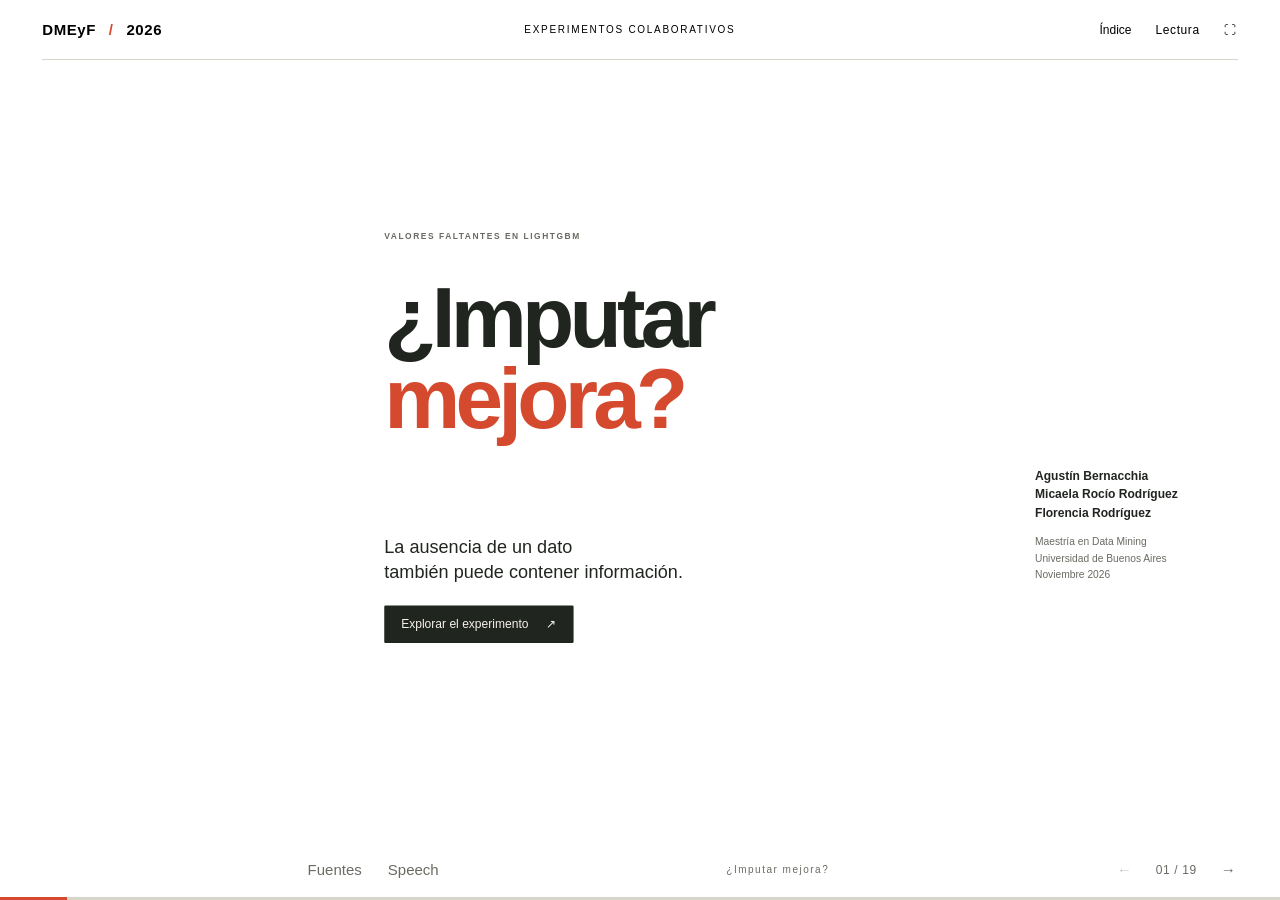
<file: docs/index.html>
<!doctype html><html lang="es"><head><meta charset="utf-8"><meta name="viewport" content="width=device-width,initial-scale=1"><meta http-equiv="refresh" content="0; url=presentacion/"><title>Experimentos de imputación</title></head><body><a href="presentacion/">Abrir la presentación interactiva</a></body></html>
</file>
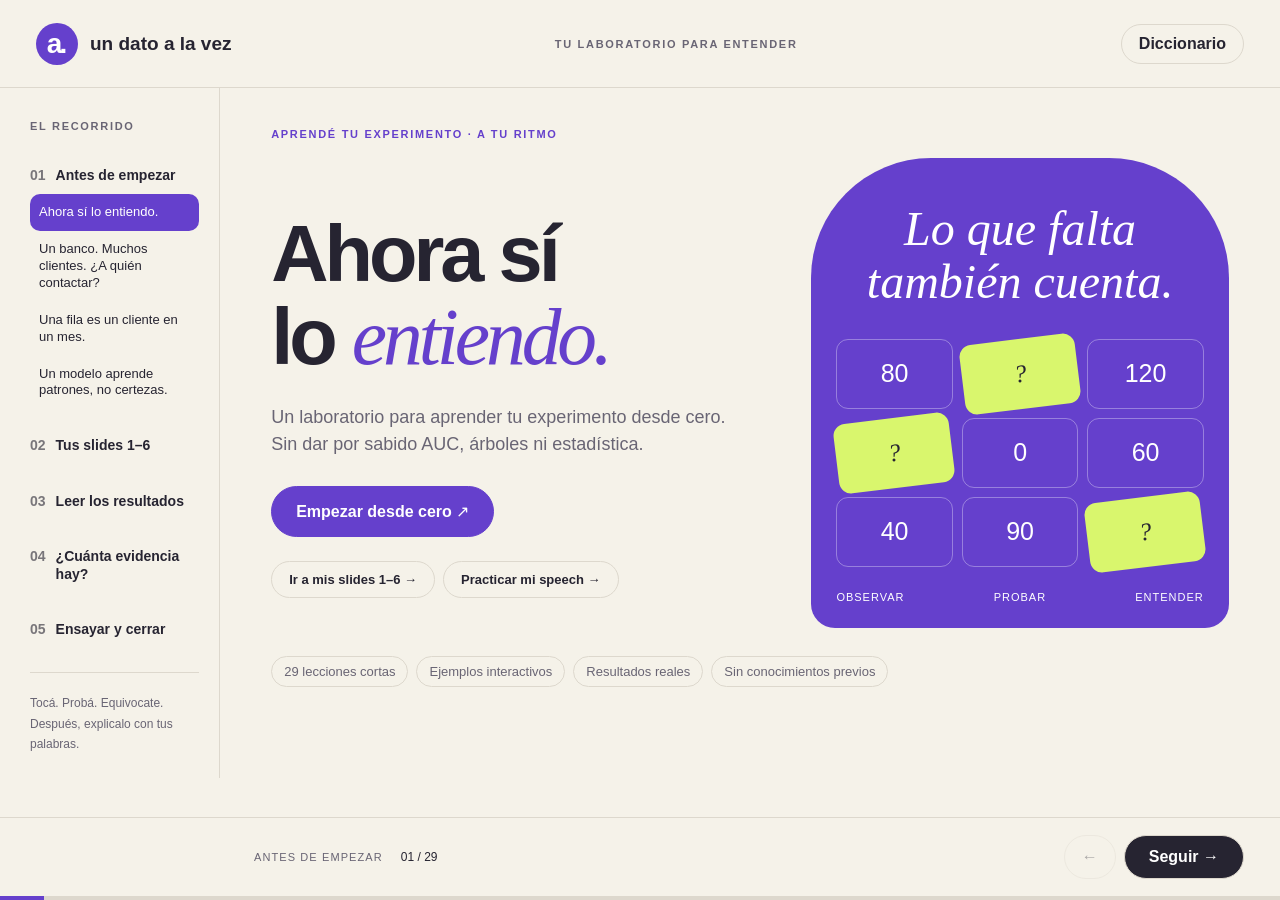
<file: docs/aprender/index.html>
<!doctype html>
<html lang="es">
<head>
  <meta charset="utf-8"><meta name="viewport" content="width=device-width,initial-scale=1">
  <title>Ahora sí lo entiendo · Laboratorio de imputación</title>
  <meta name="description" content="Una clase interactiva desde cero: imputación, LightGBM, AUC, ganancia y estadística. Con ejemplos, resultados reales y práctica oral.">
  <meta name="theme-color" content="#f5f2e9">
  <link rel="stylesheet" href="style.css">
  <script type="module" src="app.mjs"></script>
</head>
<body>
<a class="skip" href="#lesson">Ir a la lección</a>
<header><a href="#inicio" class="brand"><span class="brand-icon" aria-hidden="true">a.</span> un dato a la vez</a><span class="edition">TU LABORATORIO PARA ENTENDER</span><nav><button id="glossary-button">Diccionario</button><button id="menu-button">Índice <span aria-hidden="true">☰</span></button></nav></header>
<div class="shell">
  <aside id="sidebar" aria-label="Lecciones"><p class="small-label">EL RECORRIDO</p><div id="chapters"></div><div class="sidebar-note">Tocá. Probá. Equivocate.<br>Después, explicalo con tus palabras.</div></aside>
  <main id="lesson" tabindex="-1"></main>
</div>
<footer><div><span id="chapter-name"></span><span id="counter"></span></div><div class="footer-nav"><button id="previous" aria-label="Lección anterior">←</button><button id="next">Seguir <span aria-hidden="true">→</span></button></div></footer>
<div class="progress" aria-hidden="true"><i id="progress"></i></div>
<dialog id="dialog" aria-labelledby="dialog-title"><div class="dialog-head"><h2 id="dialog-title"></h2><button id="close-dialog" aria-label="Cerrar">×</button></div><div id="dialog-body"></div></dialog>
<noscript>Esta clase necesita JavaScript para los ejercicios. Podés leer el <a href="../presentacion/">material del grupo</a>.</noscript>
</body>
</html>
</file>
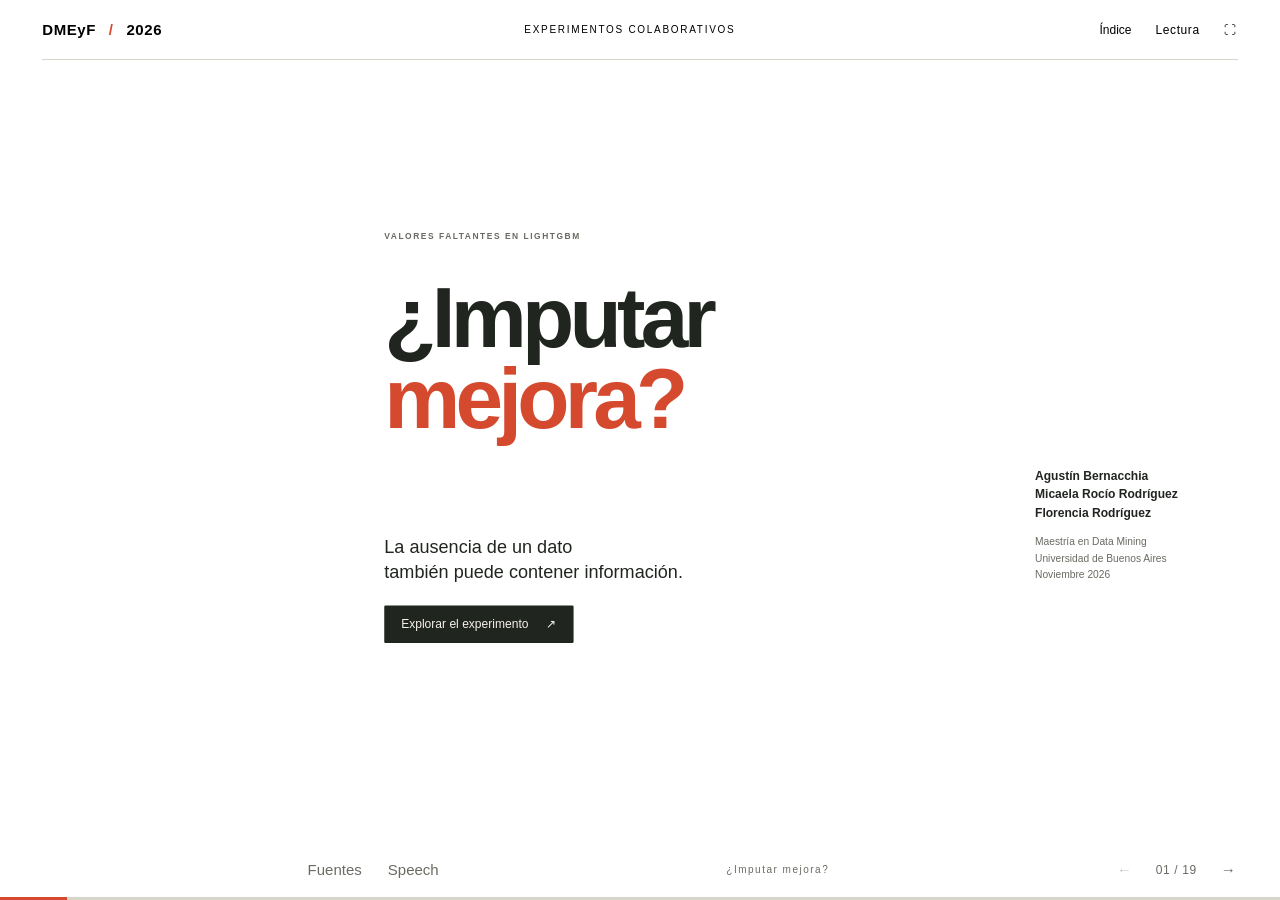
<file: docs/presentacion/index.html>
<!doctype html>
<html lang="es">
<head>
<meta charset="utf-8"><meta name="viewport" content="width=device-width,initial-scale=1">
<title>¿Imputar mejora? · Experimentos colaborativos</title>
<meta name="description" content="Imputación de valores faltantes en LightGBM. Resultados interactivos de los experimentos colaborativos de DMEyF, UBA 2026.">
<meta name="theme-color" content="#f5f2eb">
<link rel="stylesheet" href="vendor/reveal.css"><link rel="stylesheet" href="style.css">
<script defer src="vendor/reveal.js"></script><script defer src="speech.js"></script><script defer src="app.js"></script>
</head>
<body>
<a class="skip" href="#presentacion">Ir al contenido</a>
<header class="topbar"><a class="brand" href="#/portada">DMEyF <span>/</span> 2026</a><span class="top-title">EXPERIMENTOS COLABORATIVOS</span><nav aria-label="Herramientas"><button id="index-button">Índice</button><a id="reading-link" href="?lectura=1">Lectura</a><button id="fullscreen-button" aria-label="Pantalla completa">⛶</button></nav></header>
<main class="reveal" id="presentacion"><div class="slides">
<section id="portada" data-title="¿Imputar mejora?" data-source="overview" class="cover">
 <p class="eyebrow">VALORES FALTANTES EN LIGHTGBM</p>
 <h1>¿Imputar<br><em>mejora?</em></h1>
 <div class="cover-bottom"><p>La ausencia de un dato<br>también puede contener información.</p><div class="cover-meta"><div class="participants">Agustín Bernacchia<br>Micaela Rocío Rodríguez<br>Florencia Rodríguez</div>Maestría en Data Mining<br>Universidad de Buenos Aires<br>Noviembre 2026</div></div>
 <button class="start" data-go="hipotesis">Explorar el experimento <span aria-hidden="true">↗</span></button>
</section>
<section id="hipotesis" data-title="La pregunta y las hipótesis" data-source="methods">
 <p class="eyebrow">01 / PREGUNTA</p><h2>¿Mejora la ganancia<br>frente a NaN nativo?</h2>
 <div class="two editorial"><div><span class="large-symbol">NaN</span><h3>Ausencia informativa</h3><p>Imputar puede borrar señales<br>que el modelo aprovecha.</p></div><div><span class="large-symbol accent">0 / 1</span><h3>Indicadores de ausencia</h3><p>Una marca explícita puede<br>conservar parte de esa información.</p></div></div>
 <p class="bottom-note">Hipótesis a contrastar con AUC y ganancia a un número fijo de contactos.</p>
</section>
<section id="tiempo" data-title="Diseño temporal" data-source="design">
 <p class="eyebrow">02 / DISEÑO</p><h2>El tiempo organiza<br>la comparación</h2>
 <div class="timeline" aria-label="Entrenamiento marzo a agosto, test octubre de 2019"><div class="history">Ene–Feb<small>Historia</small></div><div class="train">Marzo–Agosto<small>Entrenamiento final e imputadores</small></div><div class="history">Sep<small>Historia</small></div><div class="test">Octubre<small>Test</small></div></div>
 <div class="two compact"><div><h3>Configuración elegida con el<br>modelo sin imputación (E0)</h3><p>50 pruebas de Optuna<br>Train marzo–junio · validación agosto</p></div><div><h3>Comparación congelada</h3><p>Mismos hiperparámetros y N<br>30 semillas comunes por método</p></div></div>
 <p class="bottom-note">2019. Auditoría compartida de ceros. Noviembre y diciembre definen el target de octubre.</p>
</section>
<section id="familias" data-title="Dos familias experimentales" data-source="design">
 <p class="eyebrow">02 / DISEÑO</p><h2>Dos familias,<br>dos condiciones</h2>
 <div class="two family-columns"><div><h3><span class="accent">Experimento 1 (EXP1)</span></h3><p class="family-purpose">Imputación</p><p>150 variables base<br>+ sus lags y deltas</p><div class="specs"><div><b>280</b><small>árboles</small></div><div><b>4.323</b><small>contactos</small></div></div></div><div><h3><span class="accent">Experimento 2 (EXP2)</span></h3><p class="family-purpose">Imputación + indicadores de ausencia</p><p>EXP1 + 150 indicadores<br>+ 300 lags y 300 deltas de indicadores</p><div class="specs"><div><b>361</b><small>árboles</small></div><div><b>4.352</b><small>contactos</small></div></div></div></div>
 <p class="bottom-note">Cada experimento eligió árboles y parámetros con su E0 en validación. Comparar EXP1 y EXP2 no aísla el efecto de los indicadores: también cambian la configuración y N.</p>
</section>
<section id="metodos" data-title="Ocho métodos base" data-source="methods">
 <p class="eyebrow">03 / MÉTODOS</p><h2>Ocho formas de tratar<br>los faltantes</h2>
 <div class="method-list"><div><span>E0</span><b>NaN nativo</b><small>El modelo recibe el faltante</small></div><div><span>E4</span><b>Forward fill</b><small>Último valor conocido del cliente</small></div><div><span>E1</span><b>Media</b><small>Aprendida en train</small></div><div><span>E5</span><b>Ridge iterativo</b><small>BayesianRidge con otras variables</small></div><div><span>E2</span><b>Mediana</b><small>Aprendida en train</small></div><div><span>E6</span><b>miceforest</b><small>MICE con LightGBM</small></div><div><span>E3</span><b>Moda</b><small>Aprendida en train</small></div><div><span>E7</span><b>Ceros directos</b><small>Cero en cada faltante base</small></div></div>
</section>
<section id="forward-fill" data-title="Forward fill en acción" data-source="ff">
 <p class="eyebrow">03 / MÉTODOS</p><h2>Primero, la historia<br>del mismo cliente</h2>
 <div class="demo-toolbar"><span>Ejemplo ilustrativo</span><div class="segmented" role="group" aria-label="Paso de imputación"><button data-demo="0" aria-pressed="true">Original</button><button data-demo="1" aria-pressed="false">Forward fill</button><button data-demo="2" aria-pressed="false">FF + cero</button></div></div>
 <div id="ff-demo" class="ff-demo" aria-live="polite"></div><p id="ff-explanation" class="demo-explanation"></p>
 <p class="bottom-note">Otras extensiones: indicadores, mediana previa, mediana posterior y límite de dos filas.</p>
</section>
<section id="metricas" data-title="AUC y ganancia" data-source="metrics" class="dark">
 <p class="eyebrow">04 / EVALUACIÓN</p><h2>AUC y ganancia<br>miden cosas distintas</h2>
 <div class="two editorial"><div><h3>Calidad del ranking completo</h3><div class="metric-word">AUC</div><p>Qué tan bien ordena a quienes se dan de baja<br>Incluye BAJA+1 y BAJA+2</p></div><div><h3>Resultado de contactar<br>a los primeros N clientes</h3><div class="metric-word accent">Ganancia</div><p>Solo BAJA+2 genera recompensa<br>Los demás contactos tienen costo</p></div></div>
 <p class="bottom-note">Mejorar el ranking puede aumentar el AUC sin encontrar más BAJA+2 entre los clientes contactados. N es la cantidad fija de contactos.</p>
</section>
<section id="inferencia" data-title="Cómo contrastamos" data-source="stats">
 <p class="eyebrow">04 / EVALUACIÓN</p><h2>30 semillas pareadas</h2>
 <div class="stat-flow"><div><b>Wilcoxon</b><span>Bilateral, por semilla</span></div><div><b>Holm</b><span>Por familia y métrica</span></div><div><b>α = 0,05</b><span>Umbral de referencia</span></div></div>
 <div class="comparison-line"><b>vs. NaN</b><span>12 alternativas en EXP1 / 7 en EXP2</span></div><div class="comparison-line"><b>vs. FF</b><span>5 extensiones en EXP1</span></div>
 <p class="bottom-note">Las semillas comparten clientes y mes. Los contrastes no prueban diferencias entre ensambles ni generalización temporal.</p>
</section>
<section id="ganancia" data-title="Ganancia por semilla" data-source="stats" class="chart-slide">
 <p class="eyebrow">05 / RESULTADOS</p><h2>Ganancia frente a NaN</h2>
 <div class="chart-toolbar"><p>Diferencia media por semilla · millones de pesos</p><div class="segmented" role="group" aria-label="Experimento para ganancia"><button data-family-chart="EXP1" aria-pressed="true">EXP1</button><button data-family-chart="EXP2" aria-pressed="false">EXP2</button></div></div>
 <div id="gain-chart" class="chart" aria-live="polite"></div><p id="gain-takeaway" class="takeaway"></p>
 <p class="bottom-note">El punto indica la diferencia media. p Holm corresponde a Wilcoxon, no a un test de medias.</p>
</section>
<section id="ensambles" data-title="Ranking de ensambles" data-source="results" class="chart-slide">
 <p class="eyebrow">05 / RESULTADOS</p><h2>Los ensambles, por separado</h2>
 <div class="chart-toolbar"><div class="segmented" role="group" aria-label="Experimento del ensamble"><button data-ensemble-family="EXP1" aria-pressed="true">EXP1</button><button data-ensemble-family="EXP2" aria-pressed="false">EXP2</button></div><div class="segmented" role="group" aria-label="Métrica del ensamble"><button data-ensemble-metric="gain" aria-pressed="true">Ganancia</button><button data-ensemble-metric="auc" aria-pressed="false">AUC</button></div><button class="text-button" data-table="base">Ver tabla</button></div>
 <div id="ensemble-chart" class="chart" aria-live="polite"></div><p id="ensemble-takeaway" class="takeaway"></p>
 <p class="bottom-note">Ensamble de 30 semillas. Escala ampliada y declarada para mostrar diferencias pequeñas. Sin test de significación de ensambles.</p>
</section>
<section id="variantes" data-title="Cinco extensiones de FF" data-source="stats" class="chart-slide">
 <p class="eyebrow">05 / RESULTADOS</p><h2>Extensiones frente a FF</h2>
 <div class="chart-toolbar"><p>EXP1 · diferencia de ganancia media · M$</p><button class="text-button" data-table="ff">Ver tabla completa</button></div>
 <div id="ff-chart" class="chart" aria-live="polite"></div><p class="takeaway">Ninguna demuestra una mejora de ganancia con Holm.</p>
 <p class="bottom-note">Cinco comparaciones contra E4. No detectar diferencias no demuestra equivalencia.</p>
</section>
<section id="ff-cero" data-title="El resultado de FF + cero" data-source="results" class="dark">
 <p class="eyebrow">05 / FOCO EN FF + CERO</p><h2>La historia primero.<br>El cero, al final.</h2>
 <div class="hero-result"><strong data-value="ffGain">295,82</strong><span>M$<small>ganancia del ensamble</small></span></div>
 <div class="three results-strip"><div><b>377</b><small>BAJA+2 capturadas</small></div><div><b>0,938077</b><small>AUC del ensamble</small></div><div><b>291,42 M$</b><small>ganancia media por semilla</small></div></div>
 <p class="bottom-note">EXP1, N=4.323. Mayor AUC por semilla que E4 (p Holm=0,0031), sin mejora concluyente de ganancia (p Holm=1).</p>
</section>
<section id="medianas" data-title="Dos definiciones de mediana" data-source="ff">
 <p class="eyebrow">06 / INTERPRETACIÓN</p><h2>El orden cambia<br>la mediana</h2>
 <div class="two median-columns"><div><h3>Mediana previa</h3><p>Valores observados de train</p><div class="number-sequence"><span>0</span><span>100</span></div><div class="median-result">Mediana <b>50</b></div></div><div><h3>Mediana posterior</h3><p>Train después de forward fill</p><div class="number-sequence"><span>0</span><span class="filled">0</span><span class="filled">0</span><span>100</span></div><div class="median-result">Mediana <b class="accent">0</b></div></div></div>
 <p class="takeaway">Ambas usan train. Estiman distribuciones distintas.</p><p class="bottom-note">Ejemplo ilustrativo. Conservamos ambas variantes. La mediana posterior es el control compartido de FF + cero.</p>
</section>
<section id="limite" data-title="Dos filas no garantizan dos meses" data-source="audit">
 <p class="eyebrow">06 / INTERPRETACIÓN</p><h2>Dos filas consecutivas</h2><p class="lead">El límite de forward fill cuenta registros faltantes.</p>
 <div class="calendar-demo" aria-label="Ejemplo: enero tiene 80, mayo y octubre faltantes. El límite de dos filas rellena ambos con 80."><div><small>Enero</small><b>80</b><span>Observado</span></div><span class="gap">4 meses</span><div><small>Mayo</small><b class="accent">80</b><span>1.ª fila faltante</span></div><span class="gap">5 meses</span><div><small>Octubre</small><b class="accent">80</b><span>2.ª fila faltante</span></div></div>
 <p class="takeaway">El panel real contiene 53 saltos entre registros de más de un mes.</p><p class="bottom-note">Secuencia ilustrativa. La auditoría también detectó valores arrastrados con nueve meses de antigüedad.</p>
</section>
<section id="semillas" data-title="Variabilidad entre semillas" data-source="results" class="chart-slide">
 <p class="eyebrow">06 / INTERPRETACIÓN</p><h2>Un resultado, 30 semillas</h2><div class="chart-toolbar"><p>EXP1 · ganancia de cada modelo · M$</p><span class="legend"><i></i> Semilla <i class="mean-dot"></i> Media</span></div>
 <div id="seed-chart" class="chart"></div><p class="takeaway">Las variaciones del modelo importan en la comparación.</p><p class="bottom-note">Puntos reales, sin intervalos inventados. Estas semillas comparten el mismo test de octubre.</p>
</section>
<section id="discusion" data-title="Lectura de los resultados" data-source="results">
 <p class="eyebrow">06 / DISCUSIÓN</p><h2>El mejor ranking no siempre<br>da la mayor ganancia</h2>
 <div class="two result-columns"><div><h3>EXP1</h3><div class="result-pair"><span>Mayor AUC del ensamble</span><b>FF + mediana posterior</b><strong>0,938251</strong></div><div class="result-pair"><span>Mayor ganancia del ensamble</span><b>Ridge y FF + cero</b><strong>295,82 M$</strong></div></div><div><h3>EXP2</h3><div class="result-pair"><span>Mayor AUC del ensamble</span><b>Ceros directos</b><strong>0,937779</strong></div><div class="result-pair"><span>Mayor ganancia del ensamble</span><b>Ridge iterativo</b><strong>297,22 M$</strong></div></div></div>
</section>
<section id="limites" data-title="Alcance y sesgos" data-source="limits">
 <p class="eyebrow">07 / ALCANCE</p><h2>Qué falta para generalizar</h2>
 <div class="limit-list"><div><b>Un solo mes de test</b><span>Falta replicación temporal.</span></div><div><b>Selección sobre E0</b><span>Los parámetros pueden favorecer al control.</span></div><div><b>Reutilización del test</b><span>Riesgo de decisiones post hoc y confirmación.</span></div><div><b>Indicadores + cantidad de nulos</b><span>Se evalúan juntos, sin aislar cada aporte.</span></div><div><b>Ensamble FF</b><span>Falta contrastarlo con predicciones alineadas.</span></div></div>
 <button class="text-button" data-dialog="historical">Ver histórico marzo–junio</button><p class="bottom-note">El histórico se conserva por separado: cambia el train y falta una identidad completa de la corrida.</p>
</section>
<section id="conclusiones" data-title="Conclusiones y próximo experimento" data-source="stats" class="dark">
 <p class="eyebrow">08 / CONCLUSIONES</p><h2>La imputación puede ayudar.<br>Depende de la configuración.</h2>
 <div class="conclusion"><b>Ridge en EXP2</b><p>Única mejora significativa de ganancia frente a E0<br><span>EXP1 y EXP2 · +5,17 M$ de media · p Holm ≈ 0,000117</span></p></div><div class="conclusion"><b>Extensiones de FF</b><p>Sin mejora concluyente de ganancia frente a FF</p></div>
 <div class="next-step"><span>PRÓXIMO EXPERIMENTO</span><strong>Otra ventana temporal</strong><small>Indicadores: comparar con y sin ellos, manteniendo parámetros, árboles y N. Ensambles: comparación por cliente.</small></div>
</section>
<section id="fuentes" data-title="Fuentes y reproducción" data-source="bibliography">
 <p class="eyebrow">09 / FUENTES</p><h2>Código, resultados<br>y reproducción</h2>
 <div class="resource-list"><a href="https://agustinberna.github.io/experimentos-colaborativos/consolidado.html" target="_blank" rel="noopener"><span>01</span><b>Dashboard consolidado</b><small>26 combinaciones método / familia ↗</small></a><a href="https://github.com/FlorRodriguez1309/experimento-imputacion-ff-cero" target="_blank" rel="noopener"><span>02</span><b>Experimento FF + cero</b><small>Código y predicciones para ensambles ↗</small></a><button data-dialog="bibliography"><span>03</span><b>Bibliografía y métodos</b><small>Fuentes de la presentación ↗</small></button></div>
 <p class="closing-question">¿Qué cambia al repetirlo en otro mes?</p>
</section>
</div></main>
<footer class="bottom-bar"><div class="support-actions"><button id="sources-button">Fuentes</button><button id="speech-button">Speech</button></div><span id="section-label">VALORES FALTANTES</span><div><button id="prev-button" aria-label="Diapositiva anterior">←</button><span id="counter" aria-live="polite">01 / 19</span><button id="next-button" aria-label="Diapositiva siguiente">→</button></div></footer>
<div class="progress-track"><div id="progress-fill"></div></div>
<dialog id="detail-dialog" aria-labelledby="dialog-title"><div class="dialog-top"><h2 id="dialog-title"></h2><button id="close-dialog" aria-label="Cerrar">×</button></div><div id="dialog-content"></div></dialog>
<noscript><p class="noscript">Activá JavaScript para la navegación y los gráficos. Los resultados completos están en el <a href="https://agustinberna.github.io/experimentos-colaborativos/consolidado.html">dashboard consolidado</a>.</p></noscript>
</body></html>
</file>
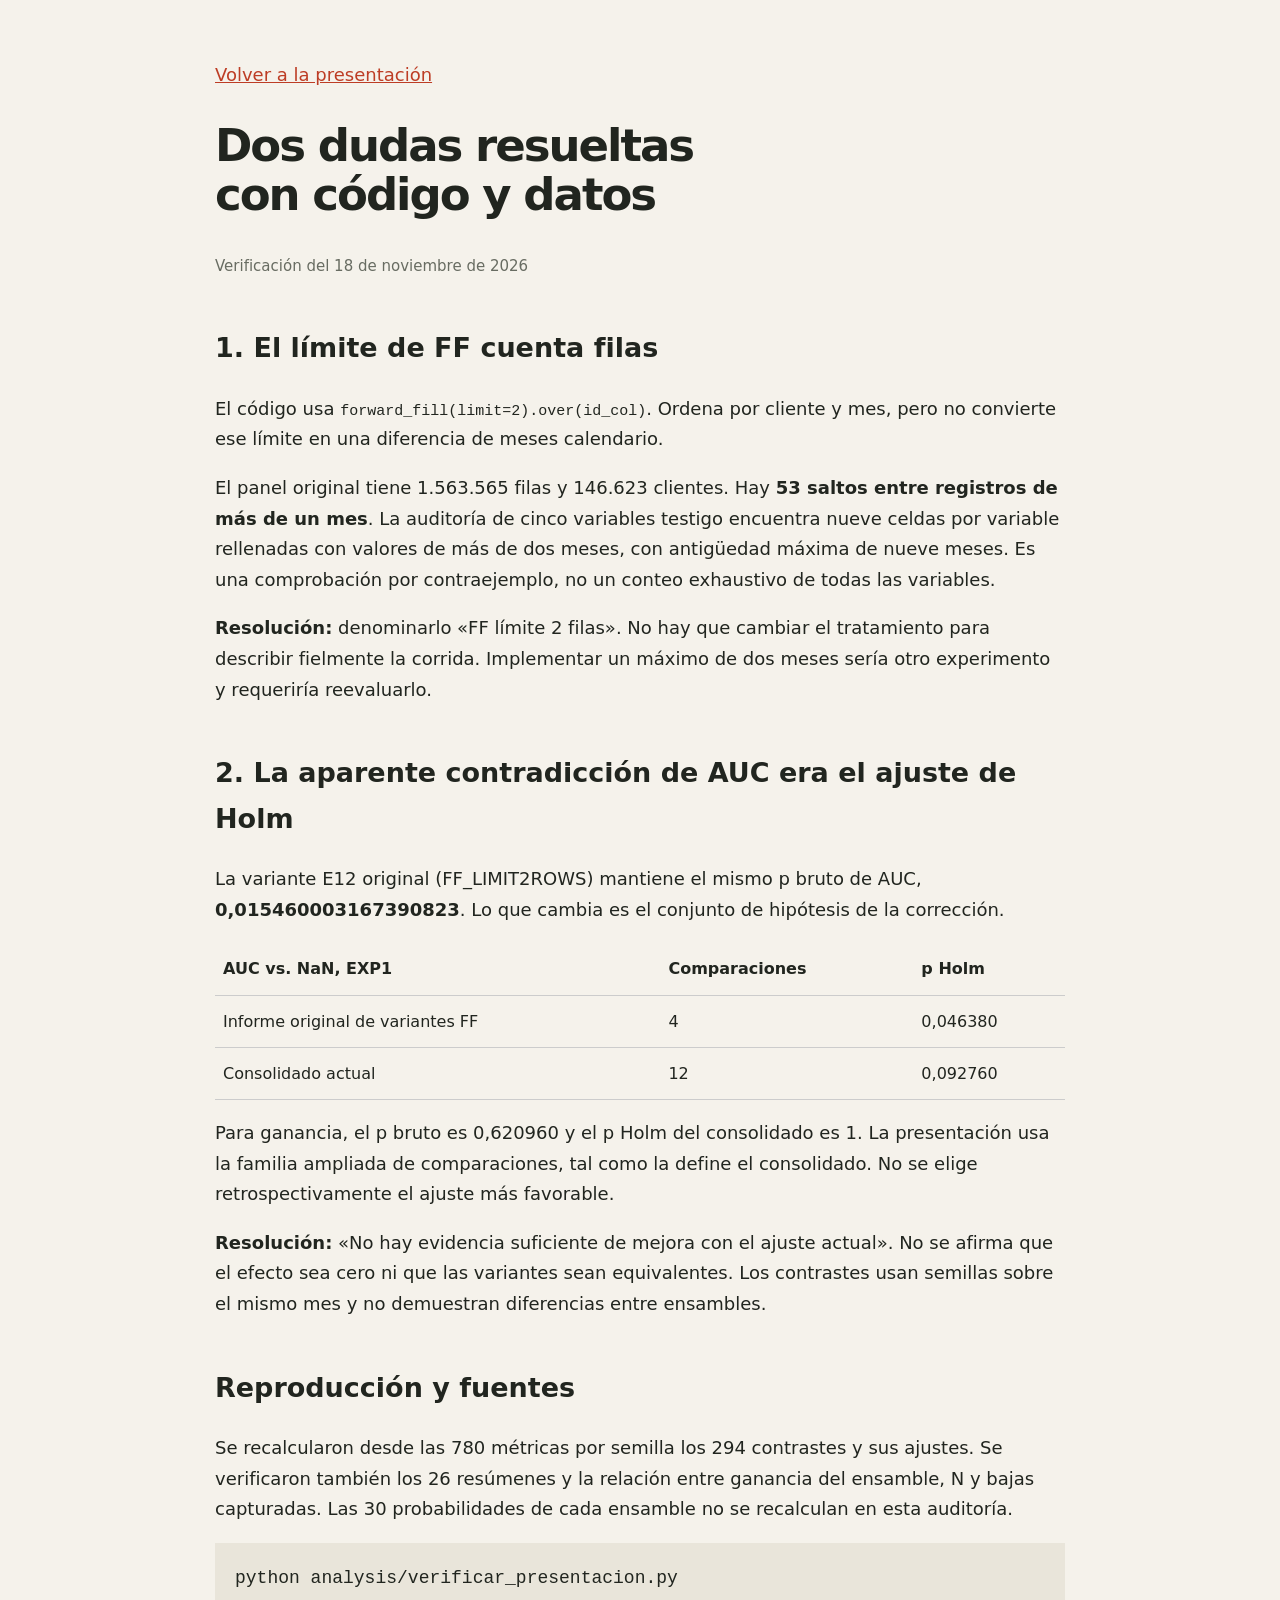
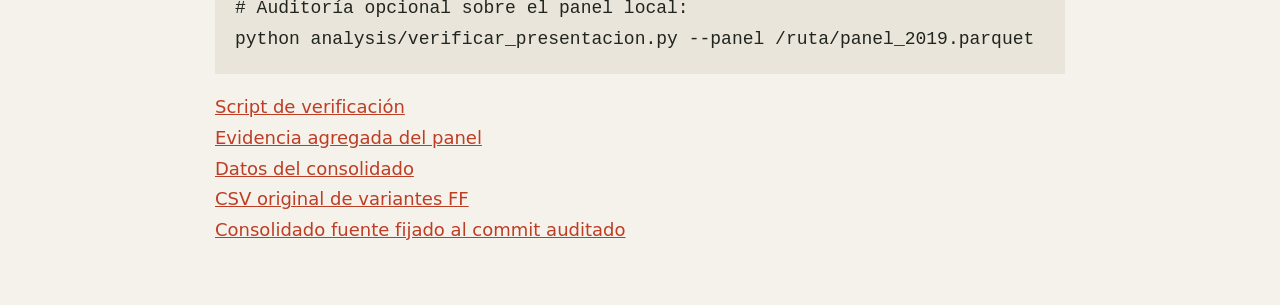
<file: docs/presentacion/auditoria.html>
<!doctype html><html lang="es"><head><meta charset="utf-8"><meta name="viewport" content="width=device-width,initial-scale=1"><title>Verificación metodológica · Imputación</title><style>body{max-width:850px;margin:60px auto;padding:0 25px;font:18px/1.7 system-ui;color:#21251f;background:#f5f2eb}h1{line-height:1.1;font-size:45px;letter-spacing:-2px}h2{font-size:27px;margin-top:45px}a{color:#bd3d25}table{border-collapse:collapse;width:100%;font-size:16px}th,td{padding:12px 8px;border-bottom:1px solid #ccc;text-align:left}small{color:#686c62}code{font-size:15px}pre{overflow:auto;background:#e9e5da;padding:20px}</style></head><body><a href="./">Volver a la presentación</a><h1>Dos dudas resueltas<br>con código y datos</h1><small>Verificación del 18 de noviembre de 2026</small><h2>1. El límite de FF cuenta filas</h2><p>El código usa <code>forward_fill(limit=2).over(id_col)</code>. Ordena por cliente y mes, pero no convierte ese límite en una diferencia de meses calendario.</p><p>El panel original tiene 1.563.565 filas y 146.623 clientes. Hay <strong>53 saltos entre registros de más de un mes</strong>. La auditoría de cinco variables testigo encuentra nueve celdas por variable rellenadas con valores de más de dos meses, con antigüedad máxima de nueve meses. Es una comprobación por contraejemplo, no un conteo exhaustivo de todas las variables.</p><p><strong>Resolución:</strong> denominarlo «FF límite 2 filas». No hay que cambiar el tratamiento para describir fielmente la corrida. Implementar un máximo de dos meses sería otro experimento y requeriría reevaluarlo.</p><h2>2. La aparente contradicción de AUC era el ajuste de Holm</h2><p>La variante E12 original (FF_LIMIT2ROWS) mantiene el mismo p bruto de AUC, <strong>0,015460003167390823</strong>. Lo que cambia es el conjunto de hipótesis de la corrección.</p><table><thead><tr><th>AUC vs. NaN, EXP1</th><th>Comparaciones</th><th>p Holm</th></tr></thead><tbody><tr><td>Informe original de variantes FF</td><td>4</td><td>0,046380</td></tr><tr><td>Consolidado actual</td><td>12</td><td>0,092760</td></tr></tbody></table><p>Para ganancia, el p bruto es 0,620960 y el p Holm del consolidado es 1. La presentación usa la familia ampliada de comparaciones, tal como la define el consolidado. No se elige retrospectivamente el ajuste más favorable.</p><p><strong>Resolución:</strong> «No hay evidencia suficiente de mejora con el ajuste actual». No se afirma que el efecto sea cero ni que las variantes sean equivalentes. Los contrastes usan semillas sobre el mismo mes y no demuestran diferencias entre ensambles.</p><h2>Reproducción y fuentes</h2><p>Se recalcularon desde las 780 métricas por semilla los 294 contrastes y sus ajustes. Se verificaron también los 26 resúmenes y la relación entre ganancia del ensamble, N y bajas capturadas. Las 30 probabilidades de cada ensamble no se recalculan en esta auditoría.</p><pre>python analysis/verificar_presentacion.py
# Auditoría opcional sobre el panel local:
python analysis/verificar_presentacion.py --panel /ruta/panel_2019.parquet</pre><p><a href="https://github.com/FlorRodriguez1309/experimento-imputacion-ff-cero/blob/main/analysis/verificar_presentacion.py">Script de verificación</a><br><a href="evidencia/ff-limite.json">Evidencia agregada del panel</a><br><a href="resultados.json">Datos del consolidado</a><br><a href="https://github.com/FlorRodriguez1309/experimento-imputacion-ff-cero/blob/main/evidencia/mica/resumen_ensamble.csv">CSV original de variantes FF</a><br><a href="https://github.com/AgustinBerna/experimentos-colaborativos/tree/3dea9a76a3fdf2afeab1c5fee8fa620d4bfcce45/consolidado">Consolidado fuente fijado al commit auditado</a></p></body></html>
</file>
<file: docs/aprender/style.css>
:root{--paper:#f5f2e9;--ink:#262431;--muted:#696574;--purple:#6540cc;--violet:#e4dcfa;--lime:#d9f66d;--line:#ddd8cd;--white:#fffdf7;--red:#a53f42;--green:#296746;--radius:22px;font-family:Arial,Helvetica,sans-serif;color:var(--ink);background:var(--paper);font-synthesis:none}
*{box-sizing:border-box}body{margin:0}button,input,select{font:inherit}button,a,input,select,summary{-webkit-tap-highlight-color:transparent}button,select{cursor:pointer}button,a{touch-action:manipulation}button{border:1px solid var(--line);background:transparent;color:inherit;border-radius:100px;padding:10px 17px;font-weight:600}button:hover{background:var(--violet);border-color:var(--purple)}button:disabled{opacity:.35;cursor:default}a{color:var(--purple);text-underline-offset:4px}button:focus-visible,a:focus-visible,summary:focus-visible,input:focus-visible,select:focus-visible{outline:3px solid var(--purple);outline-offset:4px}.skip{position:absolute;top:-80px}.skip:focus{top:8px;z-index:30;background:white;padding:20px}header{height:88px;border-bottom:1px solid var(--line);display:flex;align-items:center;justify-content:space-between;padding:0 36px;gap:20px}.brand{color:var(--ink);font-weight:700;text-decoration:none;display:flex;align-items:center;gap:12px;font-size:19px}.brand-icon{width:42px;height:42px;display:grid;place-items:center;background:var(--purple);color:white;border-radius:50%;font-size:28px;letter-spacing:-3px;padding-right:3px}.edition,.small-label,.eyebrow{font-size:11px;letter-spacing:1.7px;font-weight:700}.edition{color:var(--muted)}header nav{display:flex;gap:8px}#menu-button{display:none}.shell{display:grid;grid-template-columns:220px minmax(0,1fr);min-height:calc(100dvh - 167px)}aside{padding:32px 20px 24px 30px;border-right:1px solid var(--line)}.small-label{color:var(--muted);margin:0 0 24px}.chapter{margin-bottom:17px}.chapter button{border:0;text-align:left;width:100%;border-radius:10px;padding:10px 9px;display:flex;gap:10px;font-size:13px;font-weight:500;line-height:1.3}.chapter button.active{background:var(--purple);color:white}.chapter button.group{font-size:14px;font-weight:700;padding-left:0}.chapter button.group:hover{background:transparent;color:var(--purple)}.chapter .lessons{display:none}.chapter.current .lessons{display:block}.chapter button .num{font-variant-numeric:tabular-nums;opacity:.6}.sidebar-note{font-size:12px;color:var(--muted);line-height:1.7;border-top:1px solid var(--line);padding-top:20px;margin-top:24px}main{padding:40px clamp(24px,4vw,70px) 35px;max-width:1560px;width:100%;outline:none}.eyebrow{color:var(--purple);display:flex;gap:14px;align-items:center;margin:0 0 18px}.slide-chip{background:var(--violet);padding:7px 10px;border-radius:5px;font-size:10px;letter-spacing:.6px}h1{font-size:clamp(34px,3.5vw,56px);line-height:1.04;letter-spacing:-2px;max-width:920px;margin:0 0 18px;font-weight:600}h1 em{font-family:Georgia,serif;font-weight:400;color:var(--purple)}h2{font-size:26px;letter-spacing:-.8px;margin:0 0 18px}h3{font-size:19px;margin:0 0 12px}.lede{font-size:18px;line-height:1.5;color:var(--muted);max-width:800px;margin:0 0 28px}.content-grid{display:grid;grid-template-columns:minmax(0,1.3fr) minmax(245px,.85fr);gap:26px;align-items:stretch}.lab{border:1px solid var(--line);border-radius:var(--radius);padding:26px;background:var(--white);min-width:0}.lab.purple{background:var(--purple);color:white;border-color:var(--purple)}.lab.lime{background:var(--lime);border-color:var(--lime)}.lab-title{display:flex;justify-content:space-between;gap:8px;align-items:start;margin-bottom:23px}.tag{font-size:10px;font-weight:700;letter-spacing:1px;text-transform:uppercase;border:1px solid currentColor;padding:6px 8px;border-radius:6px;white-space:nowrap;opacity:.65}.body-copy{font-size:16px;line-height:1.65}.body-copy p:first-child{margin-top:0}.body-copy p:last-child{margin-bottom:0}.body-copy strong{font-weight:700;color:var(--ink)}.takeaway{border-left:3px solid var(--purple);padding:2px 0 2px 17px;margin-top:25px;font-size:17px;line-height:1.5}.tools{display:flex;flex-wrap:wrap;gap:8px;margin-top:24px}.tools button{font-size:13px}.deep{margin-top:22px;border-top:1px solid var(--line);padding-top:18px}.deep summary{cursor:pointer;font-weight:600;font-size:14px;color:var(--purple)}.deep .body-copy{max-width:900px;padding-top:15px}.source-line{font-size:11px;color:var(--muted);margin-top:22px;line-height:1.6}.source-line a{color:inherit}.big{font-size:clamp(48px,5vw,82px);font-weight:600;line-height:1;letter-spacing:-4px;margin:15px 0}.big small{font-size:21px;letter-spacing:0}.caption{font-size:13px;line-height:1.5;color:var(--muted)}.purple .caption{color:#e3dbfb}.row{display:flex;align-items:center;justify-content:space-between;gap:15px;padding:13px 0;border-bottom:1px solid var(--line)}.row:last-child{border-bottom:0}.pill{display:inline-block;padding:7px 12px;border-radius:100px;background:var(--violet);font-size:13px;color:var(--purple)}.pills{display:flex;gap:8px;flex-wrap:wrap}.choices{display:flex;flex-wrap:wrap;gap:8px;margin-bottom:20px}.choices button{font-size:13px;padding:9px 14px}.choices button[aria-pressed=true]{background:var(--purple);color:white;border-color:var(--purple)}.metric-grid{display:grid;grid-template-columns:1fr 1fr;gap:20px}.metric-grid .big{font-size:43px;letter-spacing:-2px}.sequence{display:grid;grid-template-columns:repeat(6,minmax(0,1fr));gap:7px;margin:25px 0}.sequence div{border:1px solid var(--line);border-radius:10px;text-align:center;padding:16px 0;background:var(--paper)}.sequence small{font-size:11px;color:var(--muted)}.sequence b{display:block;font-size:26px;margin:12px 0 4px}.sequence .filled{background:var(--violet);border-color:var(--purple);color:var(--purple)}.sequence .missing b{color:#918c9b}.flow{display:flex;align-items:center;gap:10px;margin:22px 0;flex-wrap:wrap}.flow .node{background:var(--violet);padding:18px;border-radius:12px;flex:1;min-width:95px}.flow .node b{display:block;font-size:20px;margin-bottom:8px}.flow .node small{font-size:12px;line-height:1.5;display:block}.flow .arrow{color:var(--purple)}.data-table{width:100%;border-collapse:collapse;font-size:14px}.data-table th{text-align:left;font-size:11px;text-transform:uppercase;letter-spacing:.8px;color:var(--muted)}.data-table td,.data-table th{padding:12px 10px;border-bottom:1px solid var(--line);line-height:1.4}.data-table td:first-child,.data-table th:first-child{padding-left:0}.table-scroll{overflow:auto}.missing-text{color:var(--purple);font-weight:700}.person{display:flex;align-items:center;gap:13px;padding:13px;background:var(--paper);border:1px solid var(--line);border-radius:12px;margin:8px 0}.avatar{background:var(--violet);color:var(--purple);width:38px;height:38px;display:grid;place-items:center;border-radius:50%;font-weight:700;flex:none}.person.positive .avatar{background:var(--lime);color:var(--ink)}.person .name{flex:1;font-size:14px}.person small{display:block;color:var(--muted);margin-top:4px;font-size:11px}.person .rank-btn{padding:4px 11px;font-size:16px}.pair-grid{display:grid;grid-template-columns:1fr 1fr;gap:8px}.pair{padding:12px;border-radius:10px;background:var(--paper);font-size:13px}.pair.win{background:#e7efd9;color:var(--green)}.pair.lose{background:#f4e3df;color:var(--red)}input[type=range]{accent-color:var(--purple);width:100%;margin:20px 0}label{font-size:14px;font-weight:600}select{width:100%;background:var(--white);border:1px solid var(--line);border-radius:10px;padding:12px;color:var(--ink);margin-top:8px}.selected-contact{border-left:4px solid var(--purple)}.timeline{display:grid;gap:10px}.time-band{padding:18px;border-radius:10px;background:var(--violet)}.time-band:nth-child(2){background:var(--lime)}.time-band:nth-child(3){background:#e9e6df}.time-band b{display:block;margin-bottom:7px}.time-band small{font-size:12px}.two{display:grid;grid-template-columns:1fr 1fr;gap:18px}.stat-card{padding:22px;background:var(--paper);border-radius:15px}.stat-card strong{font-size:33px;letter-spacing:-1px;display:block;margin:13px 0}.bars .bar-row{display:grid;grid-template-columns:135px 1fr 68px;gap:12px;align-items:center;margin:18px 0;font-size:13px}.bar-track{height:14px;background:var(--violet);border-radius:10px;overflow:hidden}.bar-fill{height:100%;background:var(--purple);border-radius:10px}.bar-row small{text-align:right;font-size:12px}.quiz{margin-top:5px}.quiz button{display:block;text-align:left;border-radius:12px;width:100%;margin:10px 0;padding:16px;line-height:1.4}.quiz button.correct{background:#e7efd9;border-color:var(--green)}.quiz button.incorrect{background:#f4e3df;border-color:var(--red)}.feedback{padding:16px;border-radius:12px;background:var(--violet);line-height:1.6;margin-top:16px}.feedback:empty{display:none}.cover-layout{display:grid;grid-template-columns:1.1fr .9fr;align-items:center;gap:30px}.cover h1{font-size:clamp(53px,6.2vw,94px);letter-spacing:-4px;margin:26px 0}.cover .lede{max-width:460px}.cover-art{background:var(--purple);border-radius:120px 120px 24px 24px;padding:45px 25px 25px;min-height:395px;position:relative;color:white}.cover-art .art-top{font-family:Georgia,serif;font-style:italic;font-size:48px;text-align:center;line-height:1.1;padding-bottom:30px}.art-table{display:grid;grid-template-columns:repeat(3,1fr);gap:9px}.art-table span{height:70px;border:1px solid #ffffff55;border-radius:12px;display:grid;place-items:center;font-size:25px}.art-table .hole{background:var(--lime);color:var(--ink);transform:rotate(-7deg);border:0;font-family:Georgia,serif;font-style:italic}.art-foot{display:flex;justify-content:space-between;font-size:11px;letter-spacing:1px;margin-top:24px}.primary{background:var(--purple);color:white;border-color:var(--purple);padding:15px 24px}.primary:hover{background:#4d2da6;color:white}.cover .pills{margin-top:28px}.cover .pill{background:transparent;border:1px solid var(--line);color:var(--muted)}footer{height:79px;background:var(--paper);border-top:1px solid var(--line);padding:0 36px 0 254px;display:flex;align-items:center;justify-content:space-between;gap:16px}footer>div:first-child{display:flex;align-items:center;gap:18px}#chapter-name{font-size:11px;color:var(--muted);letter-spacing:1.1px;text-transform:uppercase}#counter{font-size:12px;font-variant-numeric:tabular-nums}.footer-nav{display:flex;gap:8px}#next{background:var(--ink);color:white;padding:12px 24px}.progress{height:4px;background:var(--line);position:fixed;bottom:0;left:0;right:0;z-index:5}.progress i{display:block;height:100%;background:var(--purple);transition:width .25s}dialog{border:1px solid var(--line);border-radius:24px;background:var(--white);color:var(--ink);padding:28px;max-width:850px;width:calc(100% - 30px);max-height:85dvh}dialog::backdrop{background:#26243188;backdrop-filter:blur(5px)}.dialog-head{display:flex;justify-content:space-between;align-items:start;gap:20px;border-bottom:1px solid var(--line);padding-bottom:14px;margin-bottom:24px}.dialog-head h2{margin:7px 0}.dialog-head button{font-size:24px;padding:3px 13px}#dialog-body{font-size:16px;line-height:1.7}.glossary-item{padding:15px 0;border-bottom:1px solid var(--line)}.glossary-item b{color:var(--purple)}.glossary-item p{margin:5px 0}.speech{font-family:Georgia,serif;font-size:23px;line-height:1.65}.note{background:var(--violet);padding:17px;border-radius:12px;font-size:14px;line-height:1.6}.seed-dots{display:grid;grid-template-columns:repeat(10,1fr);gap:7px;margin:23px 0}.seed-dot{aspect-ratio:1;border-radius:50%;display:grid;place-items:center;background:var(--violet);font-size:10px}.seed-dot.win{background:var(--lime)}.seed-dot.loss{background:#efc6bf}.seed-dot.tie{background:#e5e1d9}.significant{color:var(--green)}.negative{color:var(--red)}.formula{font-size:23px;letter-spacing:-.5px;line-height:1.5;margin:25px 0}.empty{padding:20px;background:var(--violet);border-radius:10px}.chart-svg{width:100%;height:auto;max-height:265px}.lesson-enter{animation:appear .25s ease-out}@keyframes appear{from{opacity:0;transform:translateY(8px)}to{opacity:1;transform:translateY(0)}}
body{padding-bottom:79px}footer{position:fixed;left:0;right:0;bottom:4px;z-index:8}aside{align-self:start;position:sticky;top:0;max-height:calc(100dvh - 90px);overflow-y:auto}.lab-title h3{min-width:0}.lab-title{flex-wrap:wrap}
header nav button{white-space:nowrap}header{gap:10px}
@media(min-width:1500px){main{padding-top:55px}.content-grid{gap:40px}.lab{padding:32px}}
@media(max-width:1100px){.edition{display:none}.shell{grid-template-columns:190px minmax(0,1fr)}aside{padding-left:18px}main{padding:32px 26px}footer{padding-left:216px}.content-grid{grid-template-columns:1fr}.cover-layout{grid-template-columns:1fr .8fr}.cover h1{font-size:65px}.cover-art{min-height:330px;padding:30px 18px 20px}.art-table span{height:57px}.body-copy{font-size:16px}}
@media(max-width:760px){header{height:72px;padding:0 18px}.brand{font-size:15px;gap:8px}.brand-icon{width:33px;height:33px;font-size:23px}header nav{gap:6px}header nav button{font-size:12px;padding:9px 12px}#menu-button{display:block}.shell{display:block;min-height:calc(100dvh - 146px)}aside{display:none}main{padding:28px 20px 30px}h1{font-size:38px;letter-spacing:-1.5px}.lede{font-size:16px}.cover-layout{grid-template-columns:1fr;gap:25px}.cover h1{font-size:66px;letter-spacing:-3px;margin-top:12px}.cover-art{min-height:0;max-width:450px;border-radius:65px 65px 22px 22px;padding:30px 23px 22px}.cover-art .art-top{font-size:31px;padding-bottom:20px}.art-table span{height:50px}.cover .pills{margin-top:20px}.lab{padding:20px;border-radius:18px}.content-grid{gap:18px}.lab-title{flex-wrap:wrap}.sequence{gap:5px}.sequence b{font-size:21px}.sequence small{font-size:10px}.sequence div{padding:10px 0}.two{gap:10px}.stat-card{padding:15px}.stat-card strong{font-size:27px}.metric-grid .big{font-size:37px}.bars .bar-row{grid-template-columns:95px 1fr 60px;gap:8px;font-size:11px}footer{padding:0 18px;height:74px}#chapter-name{display:none}.footer-nav button{padding:10px 16px}#next{padding:10px 18px}.eyebrow{font-size:10px;letter-spacing:1px;gap:10px}.formula{font-size:19px}.data-table{font-size:12px}.data-table td,.data-table th{padding:10px 7px}.speech{font-size:20px}.tag{font-size:9px}}
@media(prefers-reduced-motion:reduce){*{animation:none!important;transition:none!important}}
@media print{header,aside,footer,.tools,.progress{display:none}.shell{display:block}main{padding:0}.lab{break-inside:avoid}details>*{display:block}}
</file>
<file: docs/presentacion/vendor/reveal.css>
/**
 * reveal.js 5.2.0
 * https://revealjs.com
 * MIT licensed
 *
 * Copyright (C) 2011-2024 Hakim El Hattab, https://hakim.se
 */

.reveal .r-stretch,.reveal .stretch{max-width:none;max-height:none}.reveal pre.r-stretch code,.reveal pre.stretch code{height:100%;max-height:100%;box-sizing:border-box}.reveal .r-fit-text{display:inline-block;white-space:nowrap}.reveal .r-stack{display:grid;grid-template-rows:100%}.reveal .r-stack>*{grid-area:1/1;margin:auto}.reveal .r-hstack,.reveal .r-vstack{display:flex}.reveal .r-hstack img,.reveal .r-hstack video,.reveal .r-vstack img,.reveal .r-vstack video{min-width:0;min-height:0;object-fit:contain}.reveal .r-vstack{flex-direction:column;align-items:center;justify-content:center}.reveal .r-hstack{flex-direction:row;align-items:center;justify-content:center}.reveal .items-stretch{align-items:stretch}.reveal .items-start{align-items:flex-start}.reveal .items-center{align-items:center}.reveal .items-end{align-items:flex-end}.reveal .justify-between{justify-content:space-between}.reveal .justify-around{justify-content:space-around}.reveal .justify-start{justify-content:flex-start}.reveal .justify-center{justify-content:center}.reveal .justify-end{justify-content:flex-end}html.reveal-full-page{width:100%;height:100%;height:100vh;height:calc(var(--vh,1vh) * 100);height:100dvh;overflow:hidden}.reveal-viewport{height:100%;overflow:hidden;position:relative;line-height:1;margin:0;background-color:#fff;color:#000;--r-controls-spacing:12px;--r-overlay-header-height:40px;--r-overlay-margin:0px;--r-overlay-padding:6px;--r-overlay-gap:5px}@media screen and (max-width:1024px),(max-height:768px){.reveal-viewport{--r-overlay-header-height:26px}}.reveal-viewport:fullscreen{top:0!important;left:0!important;width:100%!important;height:100%!important;transform:none!important}.reveal .fragment{transition:all .2s ease}.reveal .fragment:not(.custom){opacity:0;visibility:hidden;will-change:opacity}.reveal .fragment.visible{opacity:1;visibility:inherit}.reveal .fragment.disabled{transition:none}.reveal .fragment.grow{opacity:1;visibility:inherit}.reveal .fragment.grow.visible{transform:scale(1.3)}.reveal .fragment.shrink{opacity:1;visibility:inherit}.reveal .fragment.shrink.visible{transform:scale(.7)}.reveal .fragment.zoom-in{transform:scale(.1)}.reveal .fragment.zoom-in.visible{transform:none}.reveal .fragment.fade-out{opacity:1;visibility:inherit}.reveal .fragment.fade-out.visible{opacity:0;visibility:hidden}.reveal .fragment.semi-fade-out{opacity:1;visibility:inherit}.reveal .fragment.semi-fade-out.visible{opacity:.5;visibility:inherit}.reveal .fragment.strike{opacity:1;visibility:inherit}.reveal .fragment.strike.visible{text-decoration:line-through}.reveal .fragment.fade-up{transform:translate(0,40px)}.reveal .fragment.fade-up.visible{transform:translate(0,0)}.reveal .fragment.fade-down{transform:translate(0,-40px)}.reveal .fragment.fade-down.visible{transform:translate(0,0)}.reveal .fragment.fade-right{transform:translate(-40px,0)}.reveal .fragment.fade-right.visible{transform:translate(0,0)}.reveal .fragment.fade-left{transform:translate(40px,0)}.reveal .fragment.fade-left.visible{transform:translate(0,0)}.reveal .fragment.current-visible,.reveal .fragment.fade-in-then-out{opacity:0;visibility:hidden}.reveal .fragment.current-visible.current-fragment,.reveal .fragment.fade-in-then-out.current-fragment{opacity:1;visibility:inherit}.reveal .fragment.fade-in-then-semi-out{opacity:0;visibility:hidden}.reveal .fragment.fade-in-then-semi-out.visible{opacity:.5;visibility:inherit}.reveal .fragment.fade-in-then-semi-out.current-fragment{opacity:1;visibility:inherit}.reveal .fragment.highlight-blue,.reveal .fragment.highlight-current-blue,.reveal .fragment.highlight-current-green,.reveal .fragment.highlight-current-red,.reveal .fragment.highlight-green,.reveal .fragment.highlight-red{opacity:1;visibility:inherit}.reveal .fragment.highlight-red.visible{color:#ff2c2d}.reveal .fragment.highlight-green.visible{color:#17ff2e}.reveal .fragment.highlight-blue.visible{color:#1b91ff}.reveal .fragment.highlight-current-red.current-fragment{color:#ff2c2d}.reveal .fragment.highlight-current-green.current-fragment{color:#17ff2e}.reveal .fragment.highlight-current-blue.current-fragment{color:#1b91ff}.reveal:after{content:"";font-style:italic}.reveal iframe{z-index:1}.reveal a{position:relative}@keyframes bounce-right{0%,10%,25%,40%,50%{transform:translateX(0)}20%{transform:translateX(10px)}30%{transform:translateX(-5px)}}@keyframes bounce-left{0%,10%,25%,40%,50%{transform:translateX(0)}20%{transform:translateX(-10px)}30%{transform:translateX(5px)}}@keyframes bounce-down{0%,10%,25%,40%,50%{transform:translateY(0)}20%{transform:translateY(10px)}30%{transform:translateY(-5px)}}.reveal .controls{display:none;position:absolute;top:auto;bottom:var(--r-controls-spacing);right:var(--r-controls-spacing);left:auto;z-index:11;color:#000;pointer-events:none;font-size:10px}.reveal .controls button{position:absolute;padding:0;background-color:transparent;border:0;outline:0;cursor:pointer;color:currentColor;transform:scale(.9999);transition:color .2s ease,opacity .2s ease,transform .2s ease;z-index:2;pointer-events:auto;font-size:inherit;visibility:hidden;opacity:0;-webkit-appearance:none;-webkit-tap-highlight-color:transparent}.reveal .controls .controls-arrow:after,.reveal .controls .controls-arrow:before{content:"";position:absolute;top:0;left:0;width:2.6em;height:.5em;border-radius:.25em;background-color:currentColor;transition:all .15s ease,background-color .8s ease;transform-origin:.2em 50%;will-change:transform}.reveal .controls .controls-arrow{position:relative;width:3.6em;height:3.6em}.reveal .controls .controls-arrow:before{transform:translateX(.5em) translateY(1.55em) rotate(45deg)}.reveal .controls .controls-arrow:after{transform:translateX(.5em) translateY(1.55em) rotate(-45deg)}.reveal .controls .controls-arrow:hover:before{transform:translateX(.5em) translateY(1.55em) rotate(40deg)}.reveal .controls .controls-arrow:hover:after{transform:translateX(.5em) translateY(1.55em) rotate(-40deg)}.reveal .controls .controls-arrow:active:before{transform:translateX(.5em) translateY(1.55em) rotate(36deg)}.reveal .controls .controls-arrow:active:after{transform:translateX(.5em) translateY(1.55em) rotate(-36deg)}.reveal .controls .navigate-left{right:6.4em;bottom:3.2em;transform:translateX(-10px)}.reveal .controls .navigate-left.highlight{animation:bounce-left 2s 50 both ease-out}.reveal .controls .navigate-right{right:0;bottom:3.2em;transform:translateX(10px)}.reveal .controls .navigate-right .controls-arrow{transform:rotate(180deg)}.reveal .controls .navigate-right.highlight{animation:bounce-right 2s 50 both ease-out}.reveal .controls .navigate-up{right:3.2em;bottom:6.4em;transform:translateY(-10px)}.reveal .controls .navigate-up .controls-arrow{transform:rotate(90deg)}.reveal .controls .navigate-down{right:3.2em;bottom:-1.4em;padding-bottom:1.4em;transform:translateY(10px)}.reveal .controls .navigate-down .controls-arrow{transform:rotate(-90deg)}.reveal .controls .navigate-down.highlight{animation:bounce-down 2s 50 both ease-out}.reveal .controls[data-controls-back-arrows=faded] .navigate-up.enabled{opacity:.3}.reveal .controls[data-controls-back-arrows=faded] .navigate-up.enabled:hover{opacity:1}.reveal .controls[data-controls-back-arrows=hidden] .navigate-up.enabled{opacity:0;visibility:hidden}.reveal .controls .enabled{visibility:visible;opacity:.9;cursor:pointer;transform:none}.reveal .controls .enabled.fragmented{opacity:.5}.reveal .controls .enabled.fragmented:hover,.reveal .controls .enabled:hover{opacity:1}.reveal:not(.rtl) .controls[data-controls-back-arrows=faded] .navigate-left.enabled{opacity:.3}.reveal:not(.rtl) .controls[data-controls-back-arrows=faded] .navigate-left.enabled:hover{opacity:1}.reveal:not(.rtl) .controls[data-controls-back-arrows=hidden] .navigate-left.enabled{opacity:0;visibility:hidden}.reveal.rtl .controls[data-controls-back-arrows=faded] .navigate-right.enabled{opacity:.3}.reveal.rtl .controls[data-controls-back-arrows=faded] .navigate-right.enabled:hover{opacity:1}.reveal.rtl .controls[data-controls-back-arrows=hidden] .navigate-right.enabled{opacity:0;visibility:hidden}.reveal[data-navigation-mode=linear].has-horizontal-slides .navigate-down,.reveal[data-navigation-mode=linear].has-horizontal-slides .navigate-up{display:none}.reveal:not(.has-vertical-slides) .controls .navigate-left,.reveal[data-navigation-mode=linear].has-horizontal-slides .navigate-left{bottom:1.4em;right:5.5em}.reveal:not(.has-vertical-slides) .controls .navigate-right,.reveal[data-navigation-mode=linear].has-horizontal-slides .navigate-right{bottom:1.4em;right:.5em}.reveal:not(.has-horizontal-slides) .controls .navigate-up{right:1.4em;bottom:5em}.reveal:not(.has-horizontal-slides) .controls .navigate-down{right:1.4em;bottom:.5em}.reveal.has-dark-background .controls{color:#fff}.reveal.has-light-background .controls{color:#000}.reveal.no-hover .controls .controls-arrow:active:before,.reveal.no-hover .controls .controls-arrow:hover:before{transform:translateX(.5em) translateY(1.55em) rotate(45deg)}.reveal.no-hover .controls .controls-arrow:active:after,.reveal.no-hover .controls .controls-arrow:hover:after{transform:translateX(.5em) translateY(1.55em) rotate(-45deg)}@media screen and (min-width:500px){.reveal-viewport{--r-controls-spacing:0.8em}.reveal .controls[data-controls-layout=edges]{top:0;right:0;bottom:0;left:0}.reveal .controls[data-controls-layout=edges] .navigate-down,.reveal .controls[data-controls-layout=edges] .navigate-left,.reveal .controls[data-controls-layout=edges] .navigate-right,.reveal .controls[data-controls-layout=edges] .navigate-up{bottom:auto;right:auto}.reveal .controls[data-controls-layout=edges] .navigate-left{top:50%;left:var(--r-controls-spacing);margin-top:-1.8em}.reveal .controls[data-controls-layout=edges] .navigate-right{top:50%;right:var(--r-controls-spacing);margin-top:-1.8em}.reveal .controls[data-controls-layout=edges] .navigate-up{top:var(--r-controls-spacing);left:50%;margin-left:-1.8em}.reveal .controls[data-controls-layout=edges] .navigate-down{bottom:calc(var(--r-controls-spacing) - 1.4em + .3em);left:50%;margin-left:-1.8em}}.reveal .progress{position:absolute;display:none;height:3px;width:100%;bottom:0;left:0;z-index:10;background-color:rgba(0,0,0,.2);color:#fff}.reveal .progress:after{content:"";display:block;position:absolute;height:10px;width:100%;top:-10px}.reveal .progress span{display:block;height:100%;width:100%;background-color:currentColor;transition:transform .8s cubic-bezier(.26,.86,.44,.985);transform-origin:0 0;transform:scaleX(0)}.reveal .slide-number{position:absolute;display:block;right:8px;bottom:8px;z-index:31;font-family:Helvetica,sans-serif;font-size:12px;line-height:1;color:#fff;background-color:rgba(0,0,0,.4);padding:5px}.reveal .slide-number a{color:currentColor}.reveal .slide-number-delimiter{margin:0 3px}.reveal{position:relative;width:100%;height:100%;overflow:hidden;touch-action:pinch-zoom}.reveal.embedded{touch-action:pan-y}.reveal.embedded.is-vertical-slide{touch-action:none}.reveal .slides{position:absolute;width:100%;height:100%;top:0;right:0;bottom:0;left:0;margin:auto;pointer-events:none;overflow:visible;z-index:1;text-align:center;perspective:600px;perspective-origin:50% 40%}.reveal .slides>section{perspective:600px}.reveal .slides>section,.reveal .slides>section>section{display:none;position:absolute;width:100%;pointer-events:auto;z-index:10;transform-style:flat;transition:transform-origin .8s cubic-bezier(.26,.86,.44,.985),transform .8s cubic-bezier(.26,.86,.44,.985),visibility .8s cubic-bezier(.26,.86,.44,.985),opacity .8s cubic-bezier(.26,.86,.44,.985)}.reveal[data-transition-speed=fast] .slides section{transition-duration:.4s}.reveal[data-transition-speed=slow] .slides section{transition-duration:1.2s}.reveal .slides section[data-transition-speed=fast]{transition-duration:.4s}.reveal .slides section[data-transition-speed=slow]{transition-duration:1.2s}.reveal .slides>section.stack{padding-top:0;padding-bottom:0;pointer-events:none;height:100%}.reveal .slides>section.present,.reveal .slides>section>section.present{display:block;z-index:11;opacity:1}.reveal .slides>section:empty,.reveal .slides>section>section:empty,.reveal .slides>section>section[data-background-interactive],.reveal .slides>section[data-background-interactive]{pointer-events:none}.reveal.center,.reveal.center .slides,.reveal.center .slides section{min-height:0!important}.reveal .slides>section:not(.present),.reveal .slides>section>section:not(.present){pointer-events:none}.reveal.overview .slides>section,.reveal.overview .slides>section>section{pointer-events:auto}.reveal .slides>section.future,.reveal .slides>section.future>section,.reveal .slides>section.past,.reveal .slides>section.past>section,.reveal .slides>section>section.future,.reveal .slides>section>section.past{opacity:0}.reveal .slides>section[data-transition=slide].past,.reveal .slides>section[data-transition~=slide-out].past,.reveal.slide .slides>section:not([data-transition]).past{transform:translate(-150%,0)}.reveal .slides>section[data-transition=slide].future,.reveal .slides>section[data-transition~=slide-in].future,.reveal.slide .slides>section:not([data-transition]).future{transform:translate(150%,0)}.reveal .slides>section>section[data-transition=slide].past,.reveal .slides>section>section[data-transition~=slide-out].past,.reveal.slide .slides>section>section:not([data-transition]).past{transform:translate(0,-150%)}.reveal .slides>section>section[data-transition=slide].future,.reveal .slides>section>section[data-transition~=slide-in].future,.reveal.slide .slides>section>section:not([data-transition]).future{transform:translate(0,150%)}.reveal .slides>section[data-transition=linear].past,.reveal .slides>section[data-transition~=linear-out].past,.reveal.linear .slides>section:not([data-transition]).past{transform:translate(-150%,0)}.reveal .slides>section[data-transition=linear].future,.reveal .slides>section[data-transition~=linear-in].future,.reveal.linear .slides>section:not([data-transition]).future{transform:translate(150%,0)}.reveal .slides>section>section[data-transition=linear].past,.reveal .slides>section>section[data-transition~=linear-out].past,.reveal.linear .slides>section>section:not([data-transition]).past{transform:translate(0,-150%)}.reveal .slides>section>section[data-transition=linear].future,.reveal .slides>section>section[data-transition~=linear-in].future,.reveal.linear .slides>section>section:not([data-transition]).future{transform:translate(0,150%)}.reveal .slides section[data-transition=default].stack,.reveal.default .slides section.stack{transform-style:preserve-3d}.reveal .slides>section[data-transition=default].past,.reveal .slides>section[data-transition~=default-out].past,.reveal.default .slides>section:not([data-transition]).past{transform:translate3d(-100%,0,0) rotateY(-90deg) translate3d(-100%,0,0)}.reveal .slides>section[data-transition=default].future,.reveal .slides>section[data-transition~=default-in].future,.reveal.default .slides>section:not([data-transition]).future{transform:translate3d(100%,0,0) rotateY(90deg) translate3d(100%,0,0)}.reveal .slides>section>section[data-transition=default].past,.reveal .slides>section>section[data-transition~=default-out].past,.reveal.default .slides>section>section:not([data-transition]).past{transform:translate3d(0,-300px,0) rotateX(70deg) translate3d(0,-300px,0)}.reveal .slides>section>section[data-transition=default].future,.reveal .slides>section>section[data-transition~=default-in].future,.reveal.default .slides>section>section:not([data-transition]).future{transform:translate3d(0,300px,0) rotateX(-70deg) translate3d(0,300px,0)}.reveal .slides section[data-transition=convex].stack,.reveal.convex .slides section.stack{transform-style:preserve-3d}.reveal .slides>section[data-transition=convex].past,.reveal .slides>section[data-transition~=convex-out].past,.reveal.convex .slides>section:not([data-transition]).past{transform:translate3d(-100%,0,0) rotateY(-90deg) translate3d(-100%,0,0)}.reveal .slides>section[data-transition=convex].future,.reveal .slides>section[data-transition~=convex-in].future,.reveal.convex .slides>section:not([data-transition]).future{transform:translate3d(100%,0,0) rotateY(90deg) translate3d(100%,0,0)}.reveal .slides>section>section[data-transition=convex].past,.reveal .slides>section>section[data-transition~=convex-out].past,.reveal.convex .slides>section>section:not([data-transition]).past{transform:translate3d(0,-300px,0) rotateX(70deg) translate3d(0,-300px,0)}.reveal .slides>section>section[data-transition=convex].future,.reveal .slides>section>section[data-transition~=convex-in].future,.reveal.convex .slides>section>section:not([data-transition]).future{transform:translate3d(0,300px,0) rotateX(-70deg) translate3d(0,300px,0)}.reveal .slides section[data-transition=concave].stack,.reveal.concave .slides section.stack{transform-style:preserve-3d}.reveal .slides>section[data-transition=concave].past,.reveal .slides>section[data-transition~=concave-out].past,.reveal.concave .slides>section:not([data-transition]).past{transform:translate3d(-100%,0,0) rotateY(90deg) translate3d(-100%,0,0)}.reveal .slides>section[data-transition=concave].future,.reveal .slides>section[data-transition~=concave-in].future,.reveal.concave .slides>section:not([data-transition]).future{transform:translate3d(100%,0,0) rotateY(-90deg) translate3d(100%,0,0)}.reveal .slides>section>section[data-transition=concave].past,.reveal .slides>section>section[data-transition~=concave-out].past,.reveal.concave .slides>section>section:not([data-transition]).past{transform:translate3d(0,-80%,0) rotateX(-70deg) translate3d(0,-80%,0)}.reveal .slides>section>section[data-transition=concave].future,.reveal .slides>section>section[data-transition~=concave-in].future,.reveal.concave .slides>section>section:not([data-transition]).future{transform:translate3d(0,80%,0) rotateX(70deg) translate3d(0,80%,0)}.reveal .slides section[data-transition=zoom],.reveal.zoom .slides section:not([data-transition]){transition-timing-function:ease}.reveal .slides>section[data-transition=zoom].past,.reveal .slides>section[data-transition~=zoom-out].past,.reveal.zoom .slides>section:not([data-transition]).past{visibility:hidden;transform:scale(16)}.reveal .slides>section[data-transition=zoom].future,.reveal .slides>section[data-transition~=zoom-in].future,.reveal.zoom .slides>section:not([data-transition]).future{visibility:hidden;transform:scale(.2)}.reveal .slides>section>section[data-transition=zoom].past,.reveal .slides>section>section[data-transition~=zoom-out].past,.reveal.zoom .slides>section>section:not([data-transition]).past{transform:scale(16)}.reveal .slides>section>section[data-transition=zoom].future,.reveal .slides>section>section[data-transition~=zoom-in].future,.reveal.zoom .slides>section>section:not([data-transition]).future{transform:scale(.2)}.reveal.cube .slides{perspective:1300px}.reveal.cube .slides section{padding:30px;min-height:700px;backface-visibility:hidden;box-sizing:border-box;transform-style:preserve-3d}.reveal.center.cube .slides section{min-height:0}.reveal.cube .slides section:not(.stack):before{content:"";position:absolute;display:block;width:100%;height:100%;left:0;top:0;background:rgba(0,0,0,.1);border-radius:4px;transform:translateZ(-20px)}.reveal.cube .slides section:not(.stack):after{content:"";position:absolute;display:block;width:90%;height:30px;left:5%;bottom:0;background:0 0;z-index:1;border-radius:4px;box-shadow:0 95px 25px rgba(0,0,0,.2);transform:translateZ(-90px) rotateX(65deg)}.reveal.cube .slides>section.stack{padding:0;background:0 0}.reveal.cube .slides>section.past{transform-origin:100% 0;transform:translate3d(-100%,0,0) rotateY(-90deg)}.reveal.cube .slides>section.future{transform-origin:0 0;transform:translate3d(100%,0,0) rotateY(90deg)}.reveal.cube .slides>section>section.past{transform-origin:0 100%;transform:translate3d(0,-100%,0) rotateX(90deg)}.reveal.cube .slides>section>section.future{transform-origin:0 0;transform:translate3d(0,100%,0) rotateX(-90deg)}.reveal.page .slides{perspective-origin:0 50%;perspective:3000px}.reveal.page .slides section{padding:30px;min-height:700px;box-sizing:border-box;transform-style:preserve-3d}.reveal.page .slides section.past{z-index:12}.reveal.page .slides section:not(.stack):before{content:"";position:absolute;display:block;width:100%;height:100%;left:0;top:0;background:rgba(0,0,0,.1);transform:translateZ(-20px)}.reveal.page .slides section:not(.stack):after{content:"";position:absolute;display:block;width:90%;height:30px;left:5%;bottom:0;background:0 0;z-index:1;border-radius:4px;box-shadow:0 95px 25px rgba(0,0,0,.2);transform:translateZ(-90px) rotateX(65deg)}.reveal.page .slides>section.stack{padding:0;background:0 0}.reveal.page .slides>section.past{transform-origin:0 0;transform:translate3d(-40%,0,0) rotateY(-80deg)}.reveal.page .slides>section.future{transform-origin:100% 0;transform:translate3d(0,0,0)}.reveal.page .slides>section>section.past{transform-origin:0 0;transform:translate3d(0,-40%,0) rotateX(80deg)}.reveal.page .slides>section>section.future{transform-origin:0 100%;transform:translate3d(0,0,0)}.reveal .slides section[data-transition=fade],.reveal.fade .slides section:not([data-transition]),.reveal.fade .slides>section>section:not([data-transition]){transform:none;transition:opacity .5s}.reveal.fade.overview .slides section,.reveal.fade.overview .slides>section>section{transition:none}.reveal .slides section[data-transition=none],.reveal.none .slides section:not([data-transition]){transform:none;transition:none}.reveal .pause-overlay{position:absolute;top:0;left:0;width:100%;height:100%;background:#000;visibility:hidden;opacity:0;z-index:100;transition:all 1s ease}.reveal .pause-overlay .resume-button{position:absolute;bottom:20px;right:20px;color:#ccc;border-radius:2px;padding:6px 14px;border:2px solid #ccc;font-size:16px;background:0 0;cursor:pointer}.reveal .pause-overlay .resume-button:hover{color:#fff;border-color:#fff}.reveal.paused .pause-overlay{visibility:visible;opacity:1}.reveal .no-transition,.reveal .no-transition *,.reveal .slides.disable-slide-transitions section{transition:none!important}.reveal .slides.disable-slide-transitions section{transform:none!important}.reveal .backgrounds{position:absolute;width:100%;height:100%;top:0;left:0;perspective:600px}.reveal .slide-background{display:none;position:absolute;width:100%;height:100%;opacity:0;visibility:hidden;overflow:hidden;background-color:rgba(0,0,0,0);transition:all .8s cubic-bezier(.26,.86,.44,.985)}.reveal .slide-background-content{position:absolute;width:100%;height:100%;background-position:50% 50%;background-repeat:no-repeat;background-size:cover}.reveal .slide-background.stack{display:block}.reveal .slide-background.present{opacity:1;visibility:visible;z-index:2}.print-pdf .reveal .slide-background{opacity:1!important;visibility:visible!important}.reveal .slide-background video{position:absolute;width:100%;height:100%;max-width:none;max-height:none;top:0;left:0;object-fit:cover}.reveal .slide-background[data-background-size=contain] video{object-fit:contain}.reveal>.backgrounds .slide-background[data-background-transition=none],.reveal[data-background-transition=none]>.backgrounds .slide-background:not([data-background-transition]){transition:none}.reveal>.backgrounds .slide-background[data-background-transition=slide],.reveal[data-background-transition=slide]>.backgrounds .slide-background:not([data-background-transition]){opacity:1}.reveal>.backgrounds .slide-background.past[data-background-transition=slide],.reveal[data-background-transition=slide]>.backgrounds .slide-background.past:not([data-background-transition]){transform:translate(-100%,0)}.reveal>.backgrounds .slide-background.future[data-background-transition=slide],.reveal[data-background-transition=slide]>.backgrounds .slide-background.future:not([data-background-transition]){transform:translate(100%,0)}.reveal>.backgrounds .slide-background>.slide-background.past[data-background-transition=slide],.reveal[data-background-transition=slide]>.backgrounds .slide-background>.slide-background.past:not([data-background-transition]){transform:translate(0,-100%)}.reveal>.backgrounds .slide-background>.slide-background.future[data-background-transition=slide],.reveal[data-background-transition=slide]>.backgrounds .slide-background>.slide-background.future:not([data-background-transition]){transform:translate(0,100%)}.reveal>.backgrounds .slide-background.past[data-background-transition=convex],.reveal[data-background-transition=convex]>.backgrounds .slide-background.past:not([data-background-transition]){opacity:0;transform:translate3d(-100%,0,0) rotateY(-90deg) translate3d(-100%,0,0)}.reveal>.backgrounds .slide-background.future[data-background-transition=convex],.reveal[data-background-transition=convex]>.backgrounds .slide-background.future:not([data-background-transition]){opacity:0;transform:translate3d(100%,0,0) rotateY(90deg) translate3d(100%,0,0)}.reveal>.backgrounds .slide-background>.slide-background.past[data-background-transition=convex],.reveal[data-background-transition=convex]>.backgrounds .slide-background>.slide-background.past:not([data-background-transition]){opacity:0;transform:translate3d(0,-100%,0) rotateX(90deg) translate3d(0,-100%,0)}.reveal>.backgrounds .slide-background>.slide-background.future[data-background-transition=convex],.reveal[data-background-transition=convex]>.backgrounds .slide-background>.slide-background.future:not([data-background-transition]){opacity:0;transform:translate3d(0,100%,0) rotateX(-90deg) translate3d(0,100%,0)}.reveal>.backgrounds .slide-background.past[data-background-transition=concave],.reveal[data-background-transition=concave]>.backgrounds .slide-background.past:not([data-background-transition]){opacity:0;transform:translate3d(-100%,0,0) rotateY(90deg) translate3d(-100%,0,0)}.reveal>.backgrounds .slide-background.future[data-background-transition=concave],.reveal[data-background-transition=concave]>.backgrounds .slide-background.future:not([data-background-transition]){opacity:0;transform:translate3d(100%,0,0) rotateY(-90deg) translate3d(100%,0,0)}.reveal>.backgrounds .slide-background>.slide-background.past[data-background-transition=concave],.reveal[data-background-transition=concave]>.backgrounds .slide-background>.slide-background.past:not([data-background-transition]){opacity:0;transform:translate3d(0,-100%,0) rotateX(-90deg) translate3d(0,-100%,0)}.reveal>.backgrounds .slide-background>.slide-background.future[data-background-transition=concave],.reveal[data-background-transition=concave]>.backgrounds .slide-background>.slide-background.future:not([data-background-transition]){opacity:0;transform:translate3d(0,100%,0) rotateX(90deg) translate3d(0,100%,0)}.reveal>.backgrounds .slide-background[data-background-transition=zoom],.reveal[data-background-transition=zoom]>.backgrounds .slide-background:not([data-background-transition]){transition-timing-function:ease}.reveal>.backgrounds .slide-background.past[data-background-transition=zoom],.reveal[data-background-transition=zoom]>.backgrounds .slide-background.past:not([data-background-transition]){opacity:0;visibility:hidden;transform:scale(16)}.reveal>.backgrounds .slide-background.future[data-background-transition=zoom],.reveal[data-background-transition=zoom]>.backgrounds .slide-background.future:not([data-background-transition]){opacity:0;visibility:hidden;transform:scale(.2)}.reveal>.backgrounds .slide-background>.slide-background.past[data-background-transition=zoom],.reveal[data-background-transition=zoom]>.backgrounds .slide-background>.slide-background.past:not([data-background-transition]){opacity:0;visibility:hidden;transform:scale(16)}.reveal>.backgrounds .slide-background>.slide-background.future[data-background-transition=zoom],.reveal[data-background-transition=zoom]>.backgrounds .slide-background>.slide-background.future:not([data-background-transition]){opacity:0;visibility:hidden;transform:scale(.2)}.reveal[data-transition-speed=fast]>.backgrounds .slide-background{transition-duration:.4s}.reveal[data-transition-speed=slow]>.backgrounds .slide-background{transition-duration:1.2s}.reveal [data-auto-animate-target^=unmatched]{will-change:opacity}.reveal section[data-auto-animate]:not(.stack):not([data-auto-animate=running]) [data-auto-animate-target^=unmatched]{opacity:0}.reveal.overview{perspective-origin:50% 50%;perspective:700px}.reveal.overview .slides section{height:100%;top:0!important;opacity:1!important;overflow:hidden;visibility:visible!important;cursor:pointer;box-sizing:border-box}.reveal.overview .slides section.present,.reveal.overview .slides section:hover{outline:10px solid rgba(150,150,150,.4);outline-offset:10px}.reveal.overview .slides section .fragment{opacity:1;transition:none}.reveal.overview .slides section:after,.reveal.overview .slides section:before{display:none!important}.reveal.overview .slides>section.stack{padding:0;top:0!important;background:0 0;outline:0;overflow:visible}.reveal.overview .backgrounds{perspective:inherit}.reveal.overview .backgrounds .slide-background{opacity:1;visibility:visible;outline:10px solid rgba(150,150,150,.1);outline-offset:10px}.reveal.overview .backgrounds .slide-background.stack{overflow:visible}.reveal.overview .slides section,.reveal.overview-deactivating .slides section{transition:none}.reveal.overview .backgrounds .slide-background,.reveal.overview-deactivating .backgrounds .slide-background{transition:none}.reveal.rtl .slides,.reveal.rtl .slides h1,.reveal.rtl .slides h2,.reveal.rtl .slides h3,.reveal.rtl .slides h4,.reveal.rtl .slides h5,.reveal.rtl .slides h6{direction:rtl;font-family:sans-serif}.reveal.rtl code,.reveal.rtl pre{direction:ltr}.reveal.rtl ol,.reveal.rtl ul{text-align:right}.reveal.rtl .progress span{transform-origin:100% 0}.reveal.has-parallax-background .backgrounds{transition:all .8s ease}.reveal.has-parallax-background[data-transition-speed=fast] .backgrounds{transition-duration:.4s}.reveal.has-parallax-background[data-transition-speed=slow] .backgrounds{transition-duration:1.2s}@keyframes fade-in{from{opacity:0}to{opacity:1}}@keyframes scale-up{from{transform:scale(.95)}to{transform:scale(1)}}.reveal [data-preview-image],.reveal [data-preview-link]:not(a):not([data-preview-link=false]),.reveal [data-preview-video]{cursor:zoom-in}.r-overlay{position:absolute;top:var(--r-overlay-margin);right:var(--r-overlay-margin);bottom:var(--r-overlay-margin);left:var(--r-overlay-margin);border-radius:min(var(--r-overlay-margin),6px);z-index:99;background:rgba(0,0,0,.95);-webkit-backdrop-filter:blur(10px);backdrop-filter:blur(10px);transition:all .3s ease;color:#fff;animation:fade-in .3s ease;font-family:ui-sans-serif,system-ui,-apple-system,Helvetica,sans-serif}.r-overlay-viewport{position:absolute;top:var(--r-overlay-padding);right:var(--r-overlay-padding);bottom:var(--r-overlay-padding);left:var(--r-overlay-padding);gap:var(--r-overlay-gap);display:flex;flex-direction:column}.r-overlay-header{display:flex;z-index:2;box-sizing:border-box;align-items:center;justify-content:flex-end;height:var(--r-overlay-header-height);gap:6px}.r-overlay-header .r-overlay-button{all:unset;display:flex;align-items:center;justify-content:center;min-width:var(--r-overlay-header-height);min-height:var(--r-overlay-header-height);padding:0 calc(var(--r-overlay-header-height)/ 4);opacity:1;border-radius:6px;font-size:18px;gap:8px;cursor:pointer;box-sizing:border-box}.r-overlay-header .r-overlay-button:hover{opacity:1;background-color:rgba(255,255,255,.15)}.r-overlay-header .icon{display:inline-block;width:20px;height:20px;background-position:50% 50%;background-size:100%;background-repeat:no-repeat}.r-overlay-close .icon{background-image:url([data-uri])}.r-overlay-external .icon{background-image:url([data-uri])}.r-overlay-content{position:relative;display:grid;place-items:center;border-radius:6px;overflow:hidden;flex-grow:1;background-color:rgba(20,20,20,.8);animation:scale-up .5s cubic-bezier(.26,.86,.44,.985)}.r-overlay-spinner{position:absolute;display:block;top:50%;left:50%;width:32px;height:32px;margin:-16px 0 0 -16px;z-index:10;background-image:url([data-uri]%2F%2F%2F6%2Bvr8nJybW1tcDAwOjo6Nvb26ioqKOjo7Ozs%2FLy8vz8%2FAAAAAAAAAAAACH%2FC05FVFNDQVBFMi4wAwEAAAAh%2FhpDcmVhdGVkIHdpdGggYWpheGxvYWQuaW5mbwAh%[base64]%2FV%2FnmOM82XiHRLYKhKP1oZmADdEAAAh%2BQQJCgAAACwAAAAAIAAgAAAE6hDISWlZpOrNp1lGNRSdRpDUolIGw5RUYhhHukqFu8DsrEyqnWThGvAmhVlteBvojpTDDBUEIFwMFBRAmBkSgOrBFZogCASwBDEY%2FCZSg7GSE0gSCjQBMVG023xWBhklAnoEdhQEfyNqMIcKjhRsjEdnezB%2BA4k8gTwJhFuiW4dokXiloUepBAp5qaKpp6%2BHo7aWW54wl7obvEe0kRuoplCGepwSx2jJvqHEmGt6whJpGpfJCHmOoNHKaHx61WiSR92E4lbFoq%2BB6QDtuetcaBPnW6%2BO7wDHpIiK9SaVK5GgV543tzjgGcghAgAh%[base64]%2B%2BG%2Bw48edZPK%2BM6hLJpQg484enXIdQFSS1u6UhksENEQAAIfkECQoAAAAsAAAAACAAIAAABOcQyEmpGKLqzWcZRVUQnZYg1aBSh2GUVEIQ2aQOE%2BG%2BcD4ntpWkZQj1JIiZIogDFFyHI0UxQwFugMSOFIPJftfVAEoZLBbcLEFhlQiqGp1Vd140AUklUN3eCA51C1EWMzMCezCBBmkxVIVHBWd3HHl9JQOIJSdSnJ0TDKChCwUJjoWMPaGqDKannasMo6WnM562R5YluZRwur0wpgqZE7NKUm%2BFNRPIhjBJxKZteWuIBMN4zRMIVIhffcgojwCF117i4nlLnY5ztRLsnOk%2BaV%2BoJY7V7m76PdkS4trKcdg0Zc0tTcKkRAAAIfkECQoAAAAsAAAAACAAIAAABO4QyEkpKqjqzScpRaVkXZWQEximw1BSCUEIlDohrft6cpKCk5xid5MNJTaAIkekKGQkWyKHkvhKsR7ARmitkAYDYRIbUQRQjWBwJRzChi9CRlBcY1UN4g0%[base64]%[base64]%2BE71SRQeyqUToLA7VxF0JDyIQh%2FMVVPMt1ECZlfcjZJ9mIKoaTl1MRIl5o4CUKXOwmyrCInCKqcWtvadL2SYhyASyNDJ0uIiRMDjI0Fd30%2FiI2UA5GSS5UDj2l6NoqgOgN4gksEBgYFf0FDqKgHnyZ9OX8HrgYHdHpcHQULXAS2qKpENRg7eAMLC7kTBaixUYFkKAzWAAnLC7FLVxLWDBLKCwaKTULgEwbLA4hJtOkSBNqITT3xEgfLpBtzE%2FjiuL04RGEBgwWhShRgQExHBAAh%2BQQJCgAAACwAAAAAIAAgAAAE7xDISWlSqerNpyJKhWRdlSAVoVLCWk6JKlAqAavhO9UkUHsqlE6CwO1cRdCQ8iEIfzFVTzLdRAmZX3I2SfZiCqGk5dTESJeaOAlClzsJsqwiJwiqnFrb2nS9kmIcgEsjQydLiIlHehhpejaIjzh9eomSjZR%[base64]%2BE71SRQeyqUToLA7VxF0JDyIQh%[base64]%2BE71SRQeyqUToLA7VxF0JDyIQh%2FMVVPMt1ECZlfcjZJ9mIKoaTl1MRIl5o4CUKXOwmyrCInCKqcWtvadL2SYhyASyNDJ0uIiUd6GAULDJCRiXo1CpGXDJOUjY%2BYip9DhToJA4RBLwMLCwVDfRgbBAaqqoZ1XBMHswsHtxtFaH1iqaoGNgAIxRpbFAgfPQSqpbgGBqUD1wBXeCYp1AYZ19JJOYgH1KwA4UBvQwXUBxPqVD9L3sbp2BNk2xvvFPJd%2BMFCN6HAAIKgNggY0KtEBAAh%[base64]%2BvsYMDAzZQPC9VCNkDWUhGkuE5PxJNwiUK4UfLzOlD4WvzAHaoG9nxPi5d%2BjYUqfAhhykOFwJWiAAAIfkECQoAAAAsAAAAACAAIAAABPAQyElpUqnqzaciSoVkXVUMFaFSwlpOCcMYlErAavhOMnNLNo8KsZsMZItJEIDIFSkLGQoQTNhIsFehRww2CQLKF0tYGKYSg%2BygsZIuNqJksKgbfgIGepNo2cIUB3V1B3IvNiBYNQaDSTtfhhx0CwVPI0UJe0%2Bbm4g5VgcGoqOcnjmjqDSdnhgEoamcsZuXO1aWQy8KAwOAuTYYGwi7w5h%2BKr0SJ8MFihpNbx%2B4Erq7BYBuzsdiH1jCAzoSfl0rVirNbRXlBBlLX%2BBP0XJLAPGzTkAuAOqb0WT5AH7OcdCm5B8TgRwSRKIHQtaLCwg1RAAAOwAAAAAAAAAAAA%3D%3D);visibility:hidden;opacity:0}.r-overlay-preview .r-overlay-content iframe{width:100%;height:100%;max-width:100%;max-height:100%;border:0;opacity:0;visibility:hidden;transition:all .3s ease}.r-overlay-preview[data-state=loaded] iframe{opacity:1;visibility:visible}.r-overlay-preview .r-overlay-content img,.r-overlay-preview .r-overlay-content video{position:absolute;max-width:100%;max-height:100%;width:100%;height:100%;margin:0;object-fit:scale-down}.r-overlay-preview[data-preview-fit=none] img,.r-overlay-preview[data-preview-fit=none] video{object-fit:none}.r-overlay-preview[data-preview-fit=scale-down] img,.r-overlay-preview[data-preview-fit=scale-down] video{object-fit:scale-down}.r-overlay-preview[data-preview-fit=contain] img,.r-overlay-preview[data-preview-fit=contain] video{object-fit:contain}.r-overlay-preview[data-preview-fit=cover] img,.r-overlay-preview[data-preview-fit=cover] video{object-fit:cover}.r-overlay-preview[data-state=loaded] .r-overlay-content-inner{position:absolute;z-index:-1;left:0;top:45%;width:100%;text-align:center;letter-spacing:normal}.r-overlay-preview .r-overlay-error{font-size:18px;color:orange}.r-overlay-preview .x-frame-error{opacity:0;transition:opacity .3s ease .3s}.r-overlay-preview[data-state=loaded] .x-frame-error{opacity:1}.r-overlay-preview[data-state=loading] .r-overlay-spinner{opacity:.6;visibility:visible}.r-overlay-help .r-overlay-content{overflow:auto}.r-overlay-help-content{max-width:560px;padding:20px 0;margin:auto;text-align:center;letter-spacing:normal}.r-overlay-help-content .title{font-size:20px;margin-top:0}.r-overlay-help .r-overlay-help-content table{border:1px solid #fff;border-collapse:collapse;font-size:16px;text-align:left}.r-overlay-help .r-overlay-help-content table td,.r-overlay-help .r-overlay-help-content table th{width:240px;padding:14px;border:1px solid #fff;vertical-align:middle}.r-overlay-help .r-overlay-help-content table th{padding-top:20px;padding-bottom:20px}.reveal .playback{position:absolute;left:15px;bottom:20px;z-index:30;cursor:pointer;transition:all .4s ease;-webkit-tap-highlight-color:transparent}.reveal.overview .playback{opacity:0;visibility:hidden}.reveal .hljs{min-height:100%}.reveal .hljs table{margin:initial}.reveal .hljs-ln-code,.reveal .hljs-ln-numbers{padding:0;border:0}.reveal .hljs-ln-numbers{opacity:.6;padding-right:.75em;text-align:right;vertical-align:top}.reveal .hljs.has-highlights tr:not(.highlight-line){opacity:.4}.reveal .hljs.has-highlights.fragment{transition:all .2s ease}.reveal .hljs:not(:first-child).fragment{position:absolute;top:0;left:0;width:100%;box-sizing:border-box}.reveal pre[data-auto-animate-target]{overflow:hidden}.reveal pre[data-auto-animate-target] code{height:100%}.reveal .roll{display:inline-block;line-height:1.2;overflow:hidden;vertical-align:top;perspective:400px;perspective-origin:50% 50%}.reveal .roll:hover{background:0 0;text-shadow:none}.reveal .roll span{display:block;position:relative;padding:0 2px;pointer-events:none;transition:all .4s ease;transform-origin:50% 0;transform-style:preserve-3d;backface-visibility:hidden}.reveal .roll:hover span{background:rgba(0,0,0,.5);transform:translate3d(0,0,-45px) rotateX(90deg)}.reveal .roll span:after{content:attr(data-title);display:block;position:absolute;left:0;top:0;padding:0 2px;backface-visibility:hidden;transform-origin:50% 0;transform:translate3d(0,110%,0) rotateX(-90deg)}.reveal aside.notes{display:none}.reveal .speaker-notes{display:none;position:absolute;width:33.3333333333%;height:100%;top:0;left:100%;padding:14px 18px 14px 18px;z-index:1;font-size:18px;line-height:1.4;border:1px solid rgba(0,0,0,.05);color:#222;background-color:#f5f5f5;overflow:auto;box-sizing:border-box;text-align:left;font-family:Helvetica,sans-serif;-webkit-overflow-scrolling:touch}.reveal .speaker-notes .notes-placeholder{color:#ccc;font-style:italic}.reveal .speaker-notes:focus{outline:0}.reveal .speaker-notes:before{content:"Speaker notes";display:block;margin-bottom:10px;opacity:.5}.reveal.show-notes{max-width:75%;overflow:visible}.reveal.show-notes .speaker-notes{display:block}@media screen and (min-width:1600px){.reveal .speaker-notes{font-size:20px}}@media screen and (max-width:1024px){.reveal.show-notes{border-left:0;max-width:none;max-height:70%;max-height:70vh;overflow:visible}.reveal.show-notes .speaker-notes{top:100%;left:0;width:100%;height:30vh;border:0}}@media screen and (max-width:600px){.reveal.show-notes{max-height:60%;max-height:60vh}.reveal.show-notes .speaker-notes{top:100%;height:40vh}.reveal .speaker-notes{font-size:14px}}.reveal .jump-to-slide{position:absolute;top:15px;left:15px;z-index:30;font-size:32px;-webkit-tap-highlight-color:transparent}.reveal .jump-to-slide-input{background:0 0;padding:8px;font-size:inherit;color:currentColor;border:0}.reveal .jump-to-slide-input::placeholder{color:currentColor;opacity:.5}.reveal.has-dark-background .jump-to-slide-input{color:#fff}.reveal.has-light-background .jump-to-slide-input{color:#222}.reveal .jump-to-slide-input:focus{outline:0}.zoomed .reveal *,.zoomed .reveal :after,.zoomed .reveal :before{backface-visibility:visible!important}.zoomed .reveal .controls,.zoomed .reveal .progress{opacity:0}.zoomed .reveal .roll span{background:0 0}.zoomed .reveal .roll span:after{visibility:hidden}.reveal-viewport.loading-scroll-mode{visibility:hidden}.reveal-viewport.reveal-scroll{margin:0 auto;overflow:auto;overflow-x:hidden;overflow-y:auto;z-index:1;--r-scrollbar-width:7px;--r-scrollbar-trigger-size:5px;--r-controls-spacing:8px}@media screen and (max-width:500px){.reveal-viewport.reveal-scroll{--r-scrollbar-width:3px;--r-scrollbar-trigger-size:3px}}.reveal-viewport.reveal-scroll .backgrounds,.reveal-viewport.reveal-scroll .controls,.reveal-viewport.reveal-scroll .playback,.reveal-viewport.reveal-scroll .progress,.reveal-viewport.reveal-scroll .slide-number,.reveal-viewport.reveal-scroll .speaker-notes{display:none!important}.reveal-viewport.reveal-scroll .pause-overlay,.reveal-viewport.reveal-scroll .r-overlay{position:fixed}.reveal-viewport.reveal-scroll .reveal{overflow:visible;touch-action:manipulation}.reveal-viewport.reveal-scroll .slides{position:static;pointer-events:initial;left:auto;top:auto;width:100%!important;margin:0;padding:0;overflow:visible;display:block;perspective:none;perspective-origin:50% 50%}.reveal-viewport.reveal-scroll .scroll-page{position:relative;width:100%;height:calc(var(--page-height) + var(--page-scroll-padding));z-index:1;overflow:visible}.reveal-viewport.reveal-scroll .scroll-page-sticky{position:sticky;height:var(--page-height);top:0}.reveal-viewport.reveal-scroll .scroll-page-content{position:absolute;top:0;left:0;width:100%;height:100%;overflow:hidden}.reveal-viewport.reveal-scroll .scroll-page section{visibility:visible!important;display:block!important;position:absolute!important;width:var(--slide-width)!important;height:var(--slide-height)!important;top:50%!important;left:50%!important;opacity:1!important;transform:scale(var(--slide-scale)) translate(-50%,-50%)!important;transform-style:flat!important;transform-origin:0 0!important}.reveal-viewport.reveal-scroll .slide-background{display:block!important;position:absolute;top:0;left:0;width:100%;height:100%;z-index:auto!important;visibility:visible;opacity:1;touch-action:manipulation}.reveal-viewport.reveal-scroll[data-scrollbar=auto]::-webkit-scrollbar,.reveal-viewport.reveal-scroll[data-scrollbar=true]::-webkit-scrollbar{display:none}.reveal-viewport.reveal-scroll[data-scrollbar=auto],.reveal-viewport.reveal-scroll[data-scrollbar=true]{scrollbar-width:none}.reveal-viewport.has-dark-background,.reveal.has-dark-background{--r-overlay-element-bg-color:240,240,240;--r-overlay-element-fg-color:0,0,0}.reveal-viewport.has-light-background,.reveal.has-light-background{--r-overlay-element-bg-color:0,0,0;--r-overlay-element-fg-color:240,240,240}.reveal-viewport.reveal-scroll .scrollbar{position:sticky;top:50%;z-index:20;opacity:0;transition:all .3s ease}.reveal-viewport.reveal-scroll .scrollbar.visible,.reveal-viewport.reveal-scroll .scrollbar:hover{opacity:1}.reveal-viewport.reveal-scroll .scrollbar .scrollbar-inner{position:absolute;width:var(--r-scrollbar-width);height:calc(var(--viewport-height) - var(--r-controls-spacing) * 2);right:var(--r-controls-spacing);top:0;transform:translateY(-50%);border-radius:var(--r-scrollbar-width);z-index:10}.reveal-viewport.reveal-scroll .scrollbar .scrollbar-playhead{position:absolute;width:var(--r-scrollbar-width);height:var(--r-scrollbar-width);top:0;left:0;border-radius:var(--r-scrollbar-width);background-color:rgba(var(--r-overlay-element-bg-color),1);z-index:11;transition:background-color .2s ease}.reveal-viewport.reveal-scroll .scrollbar .scrollbar-slide{position:absolute;width:100%;background-color:rgba(var(--r-overlay-element-bg-color),.2);box-shadow:0 0 0 1px rgba(var(--r-overlay-element-fg-color),.1);border-radius:var(--r-scrollbar-width);transition:background-color .2s ease}.reveal-viewport.reveal-scroll .scrollbar .scrollbar-slide:after{content:"";position:absolute;width:200%;height:100%;top:0;left:-50%;background:rgba(0,0,0,0);z-index:-1}.reveal-viewport.reveal-scroll .scrollbar .scrollbar-slide.active,.reveal-viewport.reveal-scroll .scrollbar .scrollbar-slide:hover{background-color:rgba(var(--r-overlay-element-bg-color),.4)}.reveal-viewport.reveal-scroll .scrollbar .scrollbar-trigger{position:absolute;width:100%;transition:background-color .2s ease}.reveal-viewport.reveal-scroll .scrollbar .scrollbar-slide.active.has-triggers{background-color:rgba(var(--r-overlay-element-bg-color),.4);z-index:10}.reveal-viewport.reveal-scroll .scrollbar .scrollbar-slide.active .scrollbar-trigger:after{content:"";position:absolute;width:var(--r-scrollbar-trigger-size);height:var(--r-scrollbar-trigger-size);border-radius:20px;top:50%;left:50%;transform:translate(-50%,-50%);background-color:rgba(var(--r-overlay-element-bg-color),1);transition:transform .2s ease,opacity .2s ease;opacity:.4}.reveal-viewport.reveal-scroll .scrollbar .scrollbar-slide.active .scrollbar-trigger.active:after,.reveal-viewport.reveal-scroll .scrollbar .scrollbar-slide.active .scrollbar-trigger.active~.scrollbar-trigger:after{opacity:1}.reveal-viewport.reveal-scroll .scrollbar .scrollbar-slide.active .scrollbar-trigger~.scrollbar-trigger.active:after{transform:translate(calc(var(--r-scrollbar-width) * -2),0);background-color:rgba(var(--r-overlay-element-bg-color),1)}html.reveal-print *{-webkit-print-color-adjust:exact}html.reveal-print{width:100%;height:100%;overflow:visible}html.reveal-print body{margin:0 auto!important;border:0;padding:0;float:none!important;overflow:visible}html.reveal-print .nestedarrow,html.reveal-print .reveal .controls,html.reveal-print .reveal .playback,html.reveal-print .reveal .progress,html.reveal-print .reveal.overview,html.reveal-print .state-background{display:none!important}html.reveal-print .reveal pre code{overflow:hidden!important}html.reveal-print .reveal{width:auto!important;height:auto!important;overflow:hidden!important}html.reveal-print .reveal .slides{position:static;width:100%!important;height:auto!important;zoom:1!important;pointer-events:initial;left:auto;top:auto;margin:0!important;padding:0!important;overflow:visible;display:block;perspective:none;perspective-origin:50% 50%}html.reveal-print .reveal .slides .pdf-page{position:relative;overflow:hidden;z-index:1;page-break-after:always}html.reveal-print .reveal .slides .pdf-page:last-of-type{page-break-after:avoid}html.reveal-print .reveal .slides section{visibility:visible!important;display:block!important;position:absolute!important;margin:0!important;padding:0!important;box-sizing:border-box!important;min-height:1px;opacity:1!important;transform-style:flat!important;transform:none!important}html.reveal-print .reveal section.stack{position:relative!important;margin:0!important;padding:0!important;page-break-after:avoid!important;height:auto!important;min-height:auto!important}html.reveal-print .reveal img{box-shadow:none}html.reveal-print .reveal .backgrounds{display:none}html.reveal-print .reveal .slide-background{display:block!important;position:absolute;top:0;left:0;width:100%;height:100%;z-index:auto!important}html.reveal-print .reveal.show-notes{max-width:none;max-height:none}html.reveal-print .reveal .speaker-notes-pdf{display:block;width:100%;height:auto;max-height:none;top:auto;right:auto;bottom:auto;left:auto;z-index:100}html.reveal-print .reveal .speaker-notes-pdf[data-layout=separate-page]{position:relative;color:inherit;background-color:transparent;padding:20px;page-break-after:always;border:0}html.reveal-print .reveal .slide-number-pdf{display:block;position:absolute;font-size:14px;visibility:visible}html.reveal-print .aria-status{display:none}@media print{html:not(.print-pdf){overflow:visible;width:auto;height:auto}html:not(.print-pdf) body{margin:0;padding:0;overflow:visible}html:not(.print-pdf) .reveal{background:#fff;font-size:20pt}html:not(.print-pdf) .reveal .backgrounds,html:not(.print-pdf) .reveal .controls,html:not(.print-pdf) .reveal .progress,html:not(.print-pdf) .reveal .slide-number,html:not(.print-pdf) .reveal .state-background{display:none!important}html:not(.print-pdf) .reveal li,html:not(.print-pdf) .reveal p,html:not(.print-pdf) .reveal td{font-size:20pt!important;color:#000}html:not(.print-pdf) .reveal h1,html:not(.print-pdf) .reveal h2,html:not(.print-pdf) .reveal h3,html:not(.print-pdf) .reveal h4,html:not(.print-pdf) .reveal h5,html:not(.print-pdf) .reveal h6{color:#000!important;height:auto;line-height:normal;text-align:left;letter-spacing:normal}html:not(.print-pdf) .reveal h1{font-size:28pt!important}html:not(.print-pdf) .reveal h2{font-size:24pt!important}html:not(.print-pdf) .reveal h3{font-size:22pt!important}html:not(.print-pdf) .reveal h4{font-size:22pt!important;font-variant:small-caps}html:not(.print-pdf) .reveal h5{font-size:21pt!important}html:not(.print-pdf) .reveal h6{font-size:20pt!important;font-style:italic}html:not(.print-pdf) .reveal a:link,html:not(.print-pdf) .reveal a:visited{color:#000!important;font-weight:700;text-decoration:underline}html:not(.print-pdf) .reveal div,html:not(.print-pdf) .reveal ol,html:not(.print-pdf) .reveal p,html:not(.print-pdf) .reveal ul{visibility:visible;position:static;width:auto;height:auto;display:block;overflow:visible;margin:0;text-align:left!important}html:not(.print-pdf) .reveal pre,html:not(.print-pdf) .reveal table{margin-left:0;margin-right:0}html:not(.print-pdf) .reveal pre code{padding:20px}html:not(.print-pdf) .reveal blockquote{margin:20px 0}html:not(.print-pdf) .reveal .slides{position:static!important;width:auto!important;height:auto!important;left:0!important;top:0!important;margin-left:0!important;margin-top:0!important;padding:0!important;zoom:1!important;transform:none!important;overflow:visible!important;display:block!important;text-align:left!important;perspective:none;perspective-origin:50% 50%}html:not(.print-pdf) .reveal .slides section{visibility:visible!important;position:static!important;width:auto!important;height:auto!important;display:block!important;overflow:visible!important;left:0!important;top:0!important;margin-left:0!important;margin-top:0!important;padding:60px 20px!important;z-index:auto!important;opacity:1!important;page-break-after:always!important;transform-style:flat!important;transform:none!important;transition:none!important}html:not(.print-pdf) .reveal .slides section.stack{padding:0!important}html:not(.print-pdf) .reveal .slides section:last-of-type{page-break-after:avoid!important}html:not(.print-pdf) .reveal .slides section .fragment{opacity:1!important;visibility:visible!important;transform:none!important}html:not(.print-pdf) .reveal .r-fit-text{white-space:normal!important}html:not(.print-pdf) .reveal section img{display:block;margin:15px 0;background:#fff;border:1px solid #666;box-shadow:none}html:not(.print-pdf) .reveal section small{font-size:.8em}html:not(.print-pdf) .reveal .hljs{max-height:100%;white-space:pre-wrap;word-wrap:break-word;word-break:break-word;font-size:15pt}html:not(.print-pdf) .reveal .hljs .hljs-ln-numbers{white-space:nowrap}html:not(.print-pdf) .reveal .hljs td{font-size:inherit!important;color:inherit!important}}
</file>
<file: docs/presentacion/style.css>
:root{--paper:#f5f2eb;--ink:#21251f;--muted:#686c62;--accent:#d54a2e;--line:#d5d6c9;--green:#43735c;--sand:#e9e5da;--font:'Avenir Next','Segoe UI',Arial,sans-serif}
*{box-sizing:border-box}body{margin:0;background:var(--paper);color:var(--ink);font-family:var(--font)}button,a{-webkit-tap-highlight-color:transparent}button{font:inherit;cursor:pointer}a{color:inherit}button:focus-visible,a:focus-visible,[tabindex]:focus-visible{outline:3px solid var(--accent);outline-offset:5px}button{color:inherit}button:disabled{opacity:.35;cursor:default}em{font-style:normal;color:var(--accent)}.accent{color:var(--accent)}
.topbar,.bottom-bar{position:fixed;left:3.3%;right:3.3%;z-index:20;display:flex;align-items:center;justify-content:space-between;font-size:12px;letter-spacing:.05em;height:60px}.topbar{top:0;border-bottom:1px solid var(--line)}.brand{text-decoration:none;font-size:15px;font-weight:800}.brand span{margin:0 8px;color:var(--accent)}.top-title{font-size:10px;letter-spacing:.17em}.topbar nav{display:flex;gap:20px;align-items:center}.topbar button,.topbar nav a,.bottom-bar button{border:0;background:none;text-decoration:none;padding:8px 2px}.bottom-bar{bottom:6px;height:49px;color:var(--muted)}.bottom-bar>div{display:flex;align-items:center;gap:22px}.bottom-bar button{font-size:15px}#counter{font-variant-numeric:tabular-nums;font-size:12px}#section-label{font-size:10px;letter-spacing:.15em}.progress-track{position:fixed;bottom:0;left:0;height:3px;width:100%;background:var(--line);z-index:30}#progress-fill{height:100%;background:var(--accent);transition:width .3s}
.reveal{font-family:var(--font);font-size:28px;color:var(--ink)}.reveal .slides{text-align:left}.reveal .slides>section{height:100%;padding:58px 62px 50px;line-height:1.3}.reveal h1,.reveal h2,.reveal h3,.reveal p{margin:0}.reveal h1{font-size:142px;line-height:.95;font-weight:750;letter-spacing:-8px}.reveal h2{font-size:66px;line-height:1.06;font-weight:650;letter-spacing:-2.8px;margin-bottom:42px}.reveal h3{font-size:29px;font-weight:600;letter-spacing:-.7px;margin-bottom:18px}.reveal p{font-size:27px;line-height:1.4}.reveal .eyebrow{font-size:14px;font-weight:650;letter-spacing:.18em;margin-bottom:30px;color:var(--muted)}.reveal .bottom-note{position:absolute;bottom:36px;left:62px;right:62px;color:var(--muted);font-size:17px;line-height:1.45;max-width:1200px}.two{display:grid;grid-template-columns:1fr 1fr;gap:65px}.three{display:grid;grid-template-columns:repeat(3,1fr);gap:35px}.two>div+div{border-left:1px solid var(--line);padding-left:55px}.editorial{margin-top:48px}.large-symbol{display:block;font-size:99px;font-weight:650;line-height:1.25;letter-spacing:-5px;margin-bottom:20px}.editorial p{color:var(--muted)}.compact{margin-top:45px}.compact p{font-size:25px;color:var(--muted)}.cover .eyebrow{margin-top:28px;margin-bottom:57px}.cover-bottom{display:flex;justify-content:space-between;align-items:flex-end;margin-top:45px}.cover-bottom p{font-size:30px}.cover-meta{font-size:17px;line-height:1.65;color:var(--muted)}.start{margin-top:35px;border:0;background:var(--ink);color:var(--paper);font-size:20px;padding:18px 28px;border-radius:2px}.start span{margin-left:24px}.start:hover{background:var(--accent)}
.timeline{display:flex;gap:4px;margin-top:58px}.timeline>div{padding:26px 18px;font-size:27px;font-weight:600}.timeline small{display:block;font-size:17px;line-height:1.4;font-weight:400;margin-top:24px}.timeline .history{background:var(--sand);flex:1;color:var(--muted)}.timeline .train{background:var(--ink);color:var(--paper);flex:4}.timeline .test{background:var(--accent);color:white;flex:1.8}.family-columns{margin-top:50px}.family-columns h3{font-size:31px}.family-columns p{color:var(--muted);font-size:25px}.specs{display:flex;gap:65px;margin-top:55px}.specs b{font-size:62px;font-weight:600;letter-spacing:-3px}.specs small{display:block;font-size:19px;color:var(--muted)}.method-list{display:grid;grid-template-columns:1fr 1fr;gap:0 55px}.method-list>div{padding:17px 0;border-top:1px solid var(--line);display:grid;grid-template-columns:45px 1fr;column-gap:20px}.method-list span{font-size:18px;color:var(--accent);padding-top:5px}.method-list b{font-size:28px;font-weight:600}.method-list small{grid-column:2;font-size:18px;color:var(--muted);margin-top:4px}
.demo-toolbar,.chart-toolbar{display:flex;align-items:center;justify-content:space-between;gap:24px;margin-bottom:25px}.demo-toolbar>span{font-size:19px;color:var(--muted)}.segmented{display:flex;gap:0;border-bottom:1px solid var(--line)}.segmented button{padding:11px 17px;font-size:18px;border:0;border-bottom:3px solid transparent;background:transparent;color:var(--muted);white-space:nowrap}.segmented button[aria-pressed=true]{border-color:var(--accent);color:var(--ink);font-weight:650}.segmented button:hover{color:var(--accent)}.ff-demo{display:grid;grid-template-columns:repeat(6,1fr);gap:12px;margin-top:44px}.ff-cell{border-top:2px solid var(--line);padding:20px 16px 22px;text-align:center}.ff-cell small{font-size:17px;color:var(--muted)}.ff-cell b{display:block;font-size:65px;line-height:1.5;letter-spacing:-3px}.ff-cell span{display:block;font-size:16px;color:var(--muted)}.ff-cell.imputed{background:#ede0d3;border-color:var(--accent)}.ff-cell.imputed b{color:var(--accent)}.ff-cell.zero{background:var(--ink);color:var(--paper)}.ff-cell.zero span,.ff-cell.zero small{color:#d4d4c9}.demo-explanation{margin-top:30px!important;font-size:26px!important;max-width:1000px}
.dark{background:var(--ink);color:var(--paper)}.dark .eyebrow,.dark .bottom-note,.dark .editorial p{color:#c0c3b7}.dark .two>div+div{border-color:#53584d}.dark .accent{color:#f28062}.metric-word{font-size:70px;letter-spacing:-4px;font-weight:650;margin:35px 0}.stat-flow{display:flex;gap:70px;margin:60px 0 42px}.stat-flow>div{flex:1}.stat-flow b{display:block;font-size:42px;font-weight:600;letter-spacing:-1.5px}.stat-flow span{display:block;font-size:21px;color:var(--muted);margin-top:12px}.comparison-line{display:flex;padding:24px 0;border-top:1px solid var(--line);font-size:26px;gap:60px}.comparison-line b{width:170px}.comparison-line span{color:var(--muted)}
.chart-slide h2{margin-bottom:24px}.chart-toolbar p{font-size:20px;color:var(--muted)}.chart{height:395px;width:100%}.chart svg{width:100%;height:100%;overflow:visible;font-family:var(--font)}.chart text{fill:var(--ink);font-size:22px}.chart .axis{fill:var(--muted);font-size:18px}.chart .value{font-size:22px;font-weight:600}.chart .p-value{font-size:19px;fill:var(--muted)}.chart .p-value.significant{fill:var(--accent);font-weight:650}.chart .grid{stroke:var(--line);stroke-width:1}.chart .baseline{stroke:#7d8174;stroke-dasharray:4 5}.chart .dot{fill:var(--accent)}.chart .dot-muted{fill:#7f8977}.chart .stem{stroke:var(--accent);stroke-width:3}.chart g[data-detail]{cursor:pointer}.chart g[data-detail]:hover .dot{r:8}.reveal .takeaway{font-size:25px;line-height:1.3;margin-top:24px;font-weight:550;letter-spacing:-.5px}.text-button{background:none;border:0;border-bottom:1px solid currentColor;padding:6px 0;font-size:18px;white-space:nowrap;color:var(--accent)}.hero-result{display:flex;align-items:center;gap:24px;margin:22px 0 48px}.hero-result strong{font-size:145px;font-weight:600;line-height:1;letter-spacing:-9px}.hero-result>span{font-size:49px;color:#f28062}.hero-result small{display:block;font-size:19px;max-width:180px;color:#c0c3b7;margin-top:12px}.results-strip{border-top:1px solid #53584d;padding-top:27px}.results-strip b{font-size:40px;letter-spacing:-1.5px}.results-strip small{display:block;font-size:18px;color:#c0c3b7;margin-top:12px}
.median-columns h3{font-size:32px}.median-columns p{font-size:22px;color:var(--muted)}.number-sequence{display:flex;gap:13px;margin-top:35px}.number-sequence span{display:block;padding:14px 20px;background:var(--sand);font-size:37px}.number-sequence .filled{background:#ede0d3;color:var(--accent)}.median-result{display:flex;align-items:center;gap:28px;margin-top:18px;font-size:25px;color:var(--muted)}.median-result b{font-size:65px;font-weight:600;color:var(--ink)}.median-result b.accent{color:var(--accent)}.lead{color:var(--muted)}.calendar-demo{display:flex;justify-content:space-between;align-items:center;margin:50px 0 38px}.calendar-demo>div{flex:1;border-top:2px solid var(--line);text-align:center;padding:23px 8px}.calendar-demo small{display:block;font-size:21px}.calendar-demo b{display:block;font-size:75px;letter-spacing:-3px;margin:15px}.calendar-demo span{font-size:18px;color:var(--muted)}.calendar-demo .gap{padding:20px;font-size:20px;color:var(--accent)}.legend{display:flex;gap:10px;align-items:center;font-size:16px;color:var(--muted)}.legend i{display:inline-block;width:9px;height:9px;border-radius:50%;background:#899484;margin-left:14px}.legend .mean-dot{background:var(--accent);height:13px;width:13px}.result-columns{margin-top:35px}.result-columns h3{color:var(--accent)}.result-pair{border-top:1px solid var(--line);padding:19px 0}.result-pair span{display:block;font-size:17px;color:var(--muted)}.result-pair b{display:block;font-size:23px;margin:10px 0;font-weight:500}.result-pair strong{font-size:42px;font-weight:600;letter-spacing:-1px}.limit-list>div{display:grid;grid-template-columns:1fr 1.25fr;gap:25px;padding:24px 0;border-top:1px solid var(--line)}.limit-list b{font-size:27px;font-weight:600}.limit-list span{font-size:23px;color:var(--muted)}.limit-list{margin-bottom:25px}.conclusion{display:grid;grid-template-columns:1fr 1.55fr;gap:40px;padding:24px 0;border-top:1px solid #53584d}.conclusion>b{font-size:27px;color:#f28062;font-weight:600}.conclusion p{font-size:25px}.conclusion p span{font-size:18px;color:#c0c3b7}.next-step{margin-top:32px}.next-step>span{display:block;font-size:14px;letter-spacing:.15em;color:#c0c3b7}.next-step strong{display:block;font-size:43px;font-weight:600;margin:10px 0}.next-step small{font-size:22px;color:#c0c3b7}.resource-list>a,.resource-list>button{display:grid;grid-template-columns:55px 1fr;gap:6px 15px;width:100%;text-align:left;text-decoration:none;border:0;border-top:1px solid var(--line);padding:23px 0;background:none}.resource-list span{font-size:18px;color:var(--accent);grid-row:span 2}.resource-list b{font-size:28px;font-weight:600}.resource-list small{grid-column:2;font-size:18px;color:var(--muted)}.resource-list>a:hover b,.resource-list>button:hover b{color:var(--accent)}.closing-question{margin-top:36px!important;font-size:32px!important;color:var(--accent)}
body.on-dark .topbar,body.on-dark .bottom-bar{color:var(--paper);border-color:#53584d}body.on-dark{background:var(--ink)}body.on-dark .topbar{--line:#53584d}dialog{color:var(--ink);background:var(--paper);border:0;border-radius:6px;padding:32px;max-width:1100px;width:88vw;max-height:85vh;box-shadow:0 25px 100px #0004}dialog::backdrop{background:#141810aa;backdrop-filter:blur(4px)}.dialog-top{display:flex;justify-content:space-between;align-items:flex-start;gap:25px;margin-bottom:22px}.dialog-top h2{font-size:27px;margin:0;letter-spacing:-.7px}.dialog-top button{border:0;background:none;font-size:34px;line-height:1}.dialog-content p,#dialog-content p{font-size:17px;line-height:1.6;color:var(--muted)}#dialog-content a{color:var(--accent);text-underline-offset:3px}.source-links{display:grid;gap:18px}.source-links a{font-size:19px}.source-links small{display:block;color:var(--muted);font-size:14px;margin-top:5px}.table-wrap{overflow:auto}table{border-collapse:collapse;width:100%;font-variant-numeric:tabular-nums;font-size:14px}th,td{text-align:right;padding:12px 9px;border-bottom:1px solid var(--line);white-space:nowrap}th{font-size:12px;color:var(--muted)}th:first-child,td:first-child{text-align:left}tbody tr:hover{background:var(--sand)}.index-grid{display:grid;grid-template-columns:1fr 1fr;gap:2px 25px}.index-grid button{border:0;border-bottom:1px solid var(--line);background:none;text-align:left;padding:14px 0;font-size:16px}.index-grid span{display:inline-block;width:34px;font-size:12px;color:var(--accent)}.skip{position:fixed;z-index:100;top:-80px;left:20px;padding:12px;background:var(--paper)}.skip:focus{top:10px}.noscript{position:fixed;bottom:50px;background:var(--paper);padding:20px;z-index:100}.error-note{color:var(--accent);padding:25px}.reveal .slides section .fragment{opacity:1;visibility:visible}
body.read-mode{overflow:auto!important;height:auto!important}.read-mode .reveal{height:auto!important;overflow:visible!important}.read-mode .slides{position:static!important;width:min(1280px,100%)!important;height:auto!important;transform:none!important;margin:75px auto!important;perspective:none!important}.read-mode .slides>section{display:block!important;position:relative!important;inset:auto!important;transform:none!important;opacity:1!important;visibility:visible!important;height:auto!important;min-height:780px;margin-bottom:22px;border-bottom:1px solid var(--line)}.read-mode .topbar{background:var(--paper);color:var(--ink)!important}.read-mode .bottom-bar{background:var(--paper);left:0;right:0;padding:0 4%;color:var(--ink)!important}.read-mode .bottom-note{position:static!important;margin-top:35px!important}.read-mode .chart{height:370px}.read-mode .top-title{display:none}.read-mode .dark{--muted:#c0c3b7}
@media(max-width:700px){.topbar{height:54px;left:5%;right:5%}.top-title,#fullscreen-button,#section-label{display:none}.topbar nav{gap:17px}.brand{font-size:13px}.bottom-bar{height:44px}.bottom-bar>div{gap:14px}.reveal .slides>section{padding:35px 24px 42px!important;min-height:unset!important}.reveal h1{font-size:83px;letter-spacing:-5px}.reveal h2{font-size:40px;letter-spacing:-1.6px;margin-bottom:30px}.reveal h3{font-size:23px}.reveal p{font-size:20px}.reveal .eyebrow{font-size:11px;margin-bottom:24px}.two,.three{grid-template-columns:1fr;gap:30px}.two>div+div{padding-left:0;border-left:0;border-top:1px solid var(--line);padding-top:24px}.cover-bottom{display:block;margin-top:35px}.cover-bottom p{font-size:24px}.cover-meta{font-size:14px;margin-top:24px}.cover .eyebrow{margin-top:10px;margin-bottom:35px}.start{font-size:17px;padding:15px 20px}.large-symbol{font-size:65px;margin-bottom:12px}.editorial{margin-top:20px}.timeline{flex-wrap:wrap;margin-top:25px}.timeline>div{font-size:17px;padding:18px 12px}.timeline small{font-size:12px;margin-top:15px}.timeline .train{flex:2.5}.timeline .history{min-width:65px}.timeline .test{flex:1}.compact{margin-top:30px}.compact p,.family-columns p{font-size:19px}.family-columns{margin-top:0}.family-columns h3{font-size:25px}.specs{margin-top:22px;gap:55px}.specs b{font-size:49px}.specs small{font-size:16px}.method-list{grid-template-columns:1fr;gap:0}.method-list>div{padding:14px 0}.method-list b{font-size:23px}.method-list small{font-size:16px}.demo-toolbar,.chart-toolbar{align-items:flex-start;flex-wrap:wrap;gap:13px}.demo-toolbar>span{font-size:15px}.segmented button{font-size:15px;padding:9px 11px}.ff-demo{grid-template-columns:repeat(3,1fr);gap:6px;margin-top:20px}.ff-cell{padding:10px 5px}.ff-cell small,.ff-cell span{font-size:12px}.ff-cell b{font-size:44px}.demo-explanation{font-size:19px!important}.metric-word{font-size:50px;margin:15px 0}.stat-flow{gap:20px;flex-wrap:wrap;margin:25px 0}.stat-flow b{font-size:27px}.stat-flow span{font-size:15px}.comparison-line{font-size:18px;gap:20px}.comparison-line b{width:70px;flex-shrink:0}.chart-toolbar p{font-size:16px}.read-mode .chart{height:auto;min-height:230px}.chart svg{min-height:230px}.reveal .takeaway{font-size:20px;margin-top:20px}.reveal .bottom-note{font-size:14px!important}.text-button{font-size:15px}.hero-result{gap:12px;margin:25px 0}.hero-result strong{font-size:71px;letter-spacing:-4px}.hero-result>span{font-size:28px}.hero-result small{font-size:13px}.results-strip{grid-template-columns:1fr 1fr;gap:22px}.results-strip b{font-size:28px}.results-strip small{font-size:14px}.median-columns h3{font-size:25px}.median-columns p{font-size:17px}.number-sequence{gap:10px;margin-top:20px}.number-sequence span{font-size:29px;padding:10px 17px}.median-result{font-size:20px;margin-top:8px}.median-result b{font-size:48px}.calendar-demo{flex-wrap:wrap;gap:4px;margin:28px 0}.calendar-demo>div{min-width:72px;padding:12px 3px}.calendar-demo small{font-size:15px}.calendar-demo b{font-size:44px;margin:10px}.calendar-demo span{font-size:12px}.calendar-demo .gap{font-size:13px;padding:4px}.legend{font-size:13px}.result-columns{margin-top:0}.result-pair strong{font-size:33px}.result-pair b{font-size:20px}.limit-list>div{grid-template-columns:1fr;gap:8px;padding:20px 0}.limit-list b{font-size:23px}.limit-list span{font-size:18px}.conclusion{grid-template-columns:1fr;gap:12px}.conclusion>b{font-size:22px}.conclusion p{font-size:20px}.next-step strong{font-size:31px}.next-step small{font-size:18px}.resource-list>a,.resource-list>button{grid-template-columns:28px 1fr}.resource-list b{font-size:22px}.resource-list small{font-size:15px}.closing-question{font-size:25px!important}.index-grid{grid-template-columns:1fr}dialog{padding:22px;width:94vw}.dialog-top h2{font-size:24px}}
@media(prefers-reduced-motion:reduce){*,*::before,*::after{animation:none!important;transition:none!important;scroll-behavior:auto!important}}
@media print{body{overflow:visible!important;background:white!important}header,footer,.progress-track,.start,.segmented,.text-button,.demo-toolbar,dialog{display:none!important}.reveal,.reveal .slides{position:static!important;transform:none!important;width:100%!important;height:auto!important;overflow:visible!important}.reveal .slides>section{display:block!important;position:relative!important;transform:none!important;opacity:1!important;visibility:visible!important;break-after:page;height:185mm!important;min-height:0!important;padding:12mm!important;font-size:20px;background:white!important;color:#111!important}.reveal h1{font-size:100px}.reveal h2{font-size:47px}.reveal p{font-size:21px}.reveal .eyebrow{font-size:12px}.reveal .bottom-note{position:absolute!important;font-size:12px!important;bottom:8mm;left:12mm;color:#555!important}.chart{height:85mm!important}.dark p,.dark small,.dark .eyebrow{color:#444!important}.hero-result strong{font-size:110px}.cover-bottom{margin-top:25px}.read-mode .slides{margin:0!important}.read-mode .slides>section{margin:0!important}.chart-toolbar{display:block} @page{size:A4 landscape;margin:5mm}}

.mobile-results{display:grid;gap:0}.mobile-results button{display:grid;grid-template-columns:1fr auto;gap:8px 12px;text-align:left;border:0;border-top:1px solid var(--line);background:none;padding:16px 0;font-size:17px}.mobile-results b{color:var(--accent);font-weight:600}.mobile-results small{grid-column:2;font-size:13px;color:var(--muted)}@media(max-width:700px){#seed-chart{overflow-x:auto}#seed-chart svg{min-width:780px}.chart{min-height:0!important}}
@media(max-width:700px){.reveal h1{font-size:clamp(54px,17vw,76px);letter-spacing:-4px}}

.read-mode .slides>section{scroll-margin-top:68px}

.cover-meta .participants{color:var(--ink);font-weight:600;margin-bottom:18px;font-size:20px;line-height:1.55}@media(max-width:700px){.cover-meta .participants{font-size:16px;margin-bottom:16px}}

.family-columns .family-purpose{color:var(--ink);font-weight:600;font-size:24px;margin-bottom:20px}@media(max-width:700px){.family-columns .family-purpose{font-size:20px}}

#metricas .editorial h3{min-height:76px}#metricas .editorial p{font-size:25px}@media(max-width:700px){#metricas .editorial h3{min-height:0}#metricas .editorial p{font-size:20px}}

#dialog-content .speech-copy{max-width:780px;margin:0 auto}#dialog-content .speech-copy p{font-size:21px;line-height:1.65;color:var(--ink);margin:0 0 24px}.bottom-bar .support-actions{gap:22px}@media(max-width:700px){#dialog-content .speech-copy p{font-size:18px}.bottom-bar .support-actions{gap:16px}}

#limites .limit-list>div{padding:17px 0}#limites .limit-list b{font-size:25px}#conclusiones .conclusion p{font-size:24px}@media(max-width:700px){#limites .limit-list b{font-size:22px}#conclusiones .conclusion p{font-size:20px}}

/* Keep the lower-left recording area clear of slides and controls. */
@media screen and (min-width:701px){
 body:not(.read-mode){--camera-gutter:clamp(220px,22vw,300px)}
 body:not(.read-mode) .reveal{position:absolute;left:var(--camera-gutter);right:0;width:auto}
 body:not(.read-mode) .bottom-bar{left:calc(var(--camera-gutter) + 24px)}
}
</file>
